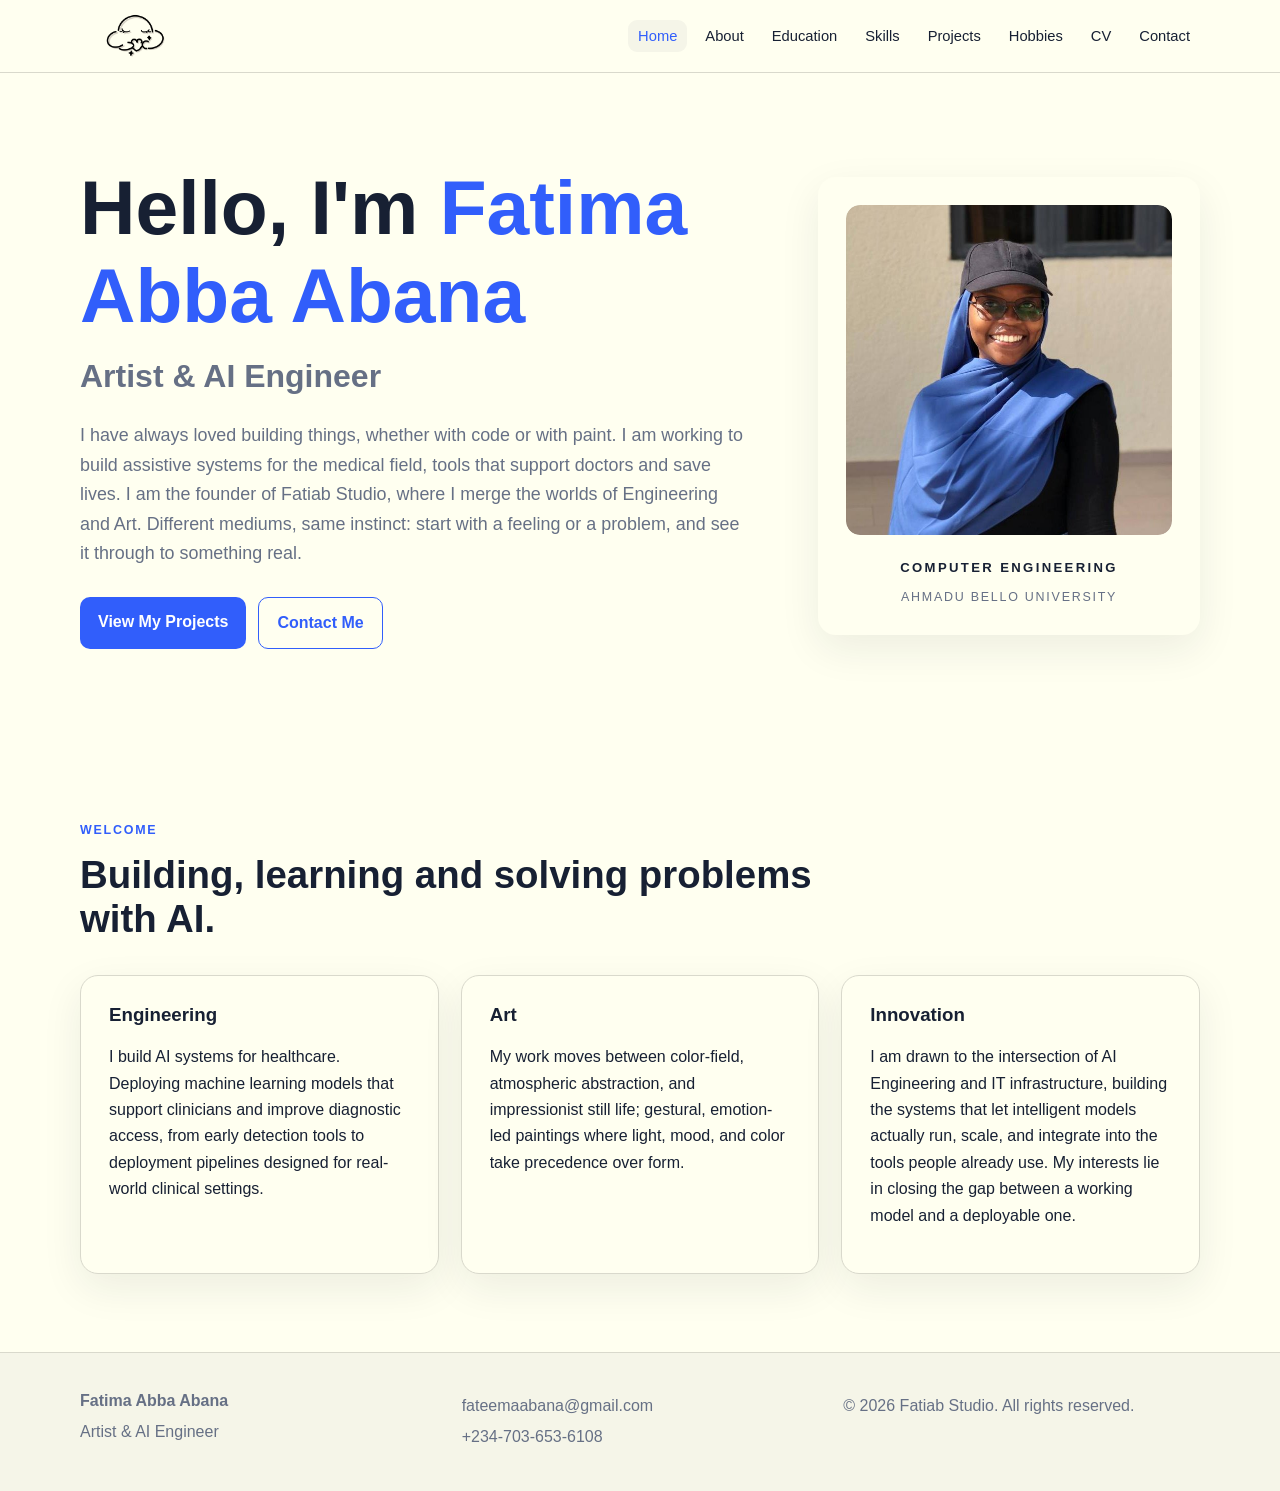
<file: U19CO1064 Portfolio/index.html>
<!DOCTYPE html>
<html lang="en">
<head>
  <meta charset="UTF-8">
  <meta name="viewport" content="width=device-width, initial-scale=1.0">

  <meta
    name="description"
    content="Fatima Abba Abana - Artist and AI Engineer personal portfolio."
  >

  <title>Fatima Abba Abana | Artist & AI Engineer</title>

  <link rel="stylesheet" href="assets/css/style.css">

  <script type="application/ld+json">
  {
    "@context": "https://schema.org",
    "@type": "Person",
    "name": "Fatima Abba Abana",
    "jobTitle": "Artist & AI Engineer",
    "email": "mailto:fateemaabana@gmail.com",
    "telephone": "+234-703-653-6108",
    "url": "index.html"
  }
  </script>
</head>

<body>

<header class="site-header">

  <div class="container nav-wrap">

    <a class="logo" href="index.html">
      <img
        src="assets/images/Clean Elegant Typography Brand Logo(1).png"
        alt="Fatiab Studio Logo"
      >
    </a>

    <nav aria-label="Main navigation">
      <ul class="nav-list">

        <li>
          <a class="active" href="index.html">Home</a>
        </li>

        <li>
          <a href="about.html">About</a>
        </li>

        <li>
          <a href="education.html">Education</a>
        </li>

        <li>
          <a href="skills.html">Skills</a>
        </li>

        <li>
          <a href="projects.html">Projects</a>
        </li>

        <li>
          <a href="hobbies.html">Hobbies</a>
        </li>

        <li>
          <a href="cv.html">CV</a>
        </li>

        <li>
          <a href="contact.html">Contact</a>
        </li>

      </ul>
    </nav>

  </div>

</header>


<main>

  <!-- =========================
       HERO SECTION
       ========================= -->

  <section class="hero">

    <div class="container hero-grid">

      <div class="hero-content">

        
        <h1>
          Hello, I'm
          <span>Fatima Abba Abana</span>
        </h1>

        <h2>Artist & AI Engineer</h2>

        <p class="lead">
          I have always loved building things, whether with code or with
          paint. I am working to build assistive systems for the medical
          field, tools that support doctors and save lives. I am the founder
          of Fatiab Studio, where I merge the worlds of Engineering and Art.
          Different mediums, same instinct: start with a feeling or a problem,
          and see it through to something real.
        </p>

        <div class="button-row">

          <a class="button" href="projects.html">
            View My Projects
          </a>

          <a class="button button-outline" href="contact.html">
            Contact Me
          </a>

        </div>

      </div>


      <!-- =========================
           PROFILE CARD
           ========================= -->

      <div class="profile-card">

        <div class="profile-photo">

          <img
            src="assets/images/Blue.jpg"
            alt="Portrait of Fatima Abba Abana"
          >

        </div>


        <div class="profile-meta">

          <p class="profile-program">
            COMPUTER ENGINEERING
          </p>

          <p class="profile-university">
            AHMADU BELLO UNIVERSITY
          </p>

        </div>

      </div>

    </div>

  </section>


  <!-- =========================
       WELCOME SECTION
       ========================= -->

  <section class="section">

    <div class="container">

      <div class="section-heading">

        <p class="eyebrow">WELCOME</p>

        <h2>
          Building, learning and solving problems with AI.
        </h2>

      </div>


      <div class="cards three">


        <!-- ENGINEERING -->

        <article class="card">

          <h3>Engineering</h3>

          <p>
            I build AI systems for healthcare. Deploying machine learning
            models that support clinicians and improve diagnostic access,
            from early detection tools to deployment pipelines designed for
            real-world clinical settings.
          </p>

        </article>


        <!-- ART -->

        <article class="card">

          <h3>Art</h3>

          <p>
            My work moves between color-field, atmospheric abstraction,
            and impressionist still life; gestural, emotion-led paintings
            where light, mood, and color take precedence over form.
          </p>

        </article>


        <!-- INNOVATION -->

        <article class="card">

          <h3>Innovation</h3>

          <p>
            I am drawn to the intersection of AI Engineering and IT
            infrastructure, building the systems that let intelligent models
            actually run, scale, and integrate into the tools people already
            use. My interests lie in closing the gap between a working model
            and a deployable one.
          </p>

        </article>

      </div>

    </div>

  </section>

</main>


<!-- =========================
     FOOTER
     ========================= -->

<footer class="site-footer">

  <div class="container footer-grid">

    <div>
      <strong>Fatima Abba Abana</strong>
      <p>Artist & AI Engineer</p>
    </div>

    <div>
      <p>fateemaabana@gmail.com</p>
      <p>+234-703-653-6108</p>
    </div>

    <div>
      <p>
        &copy; 2026 Fatiab Studio. All rights reserved.
      </p>
    </div>

  </div>

</footer>

</body>
</html>
</file>
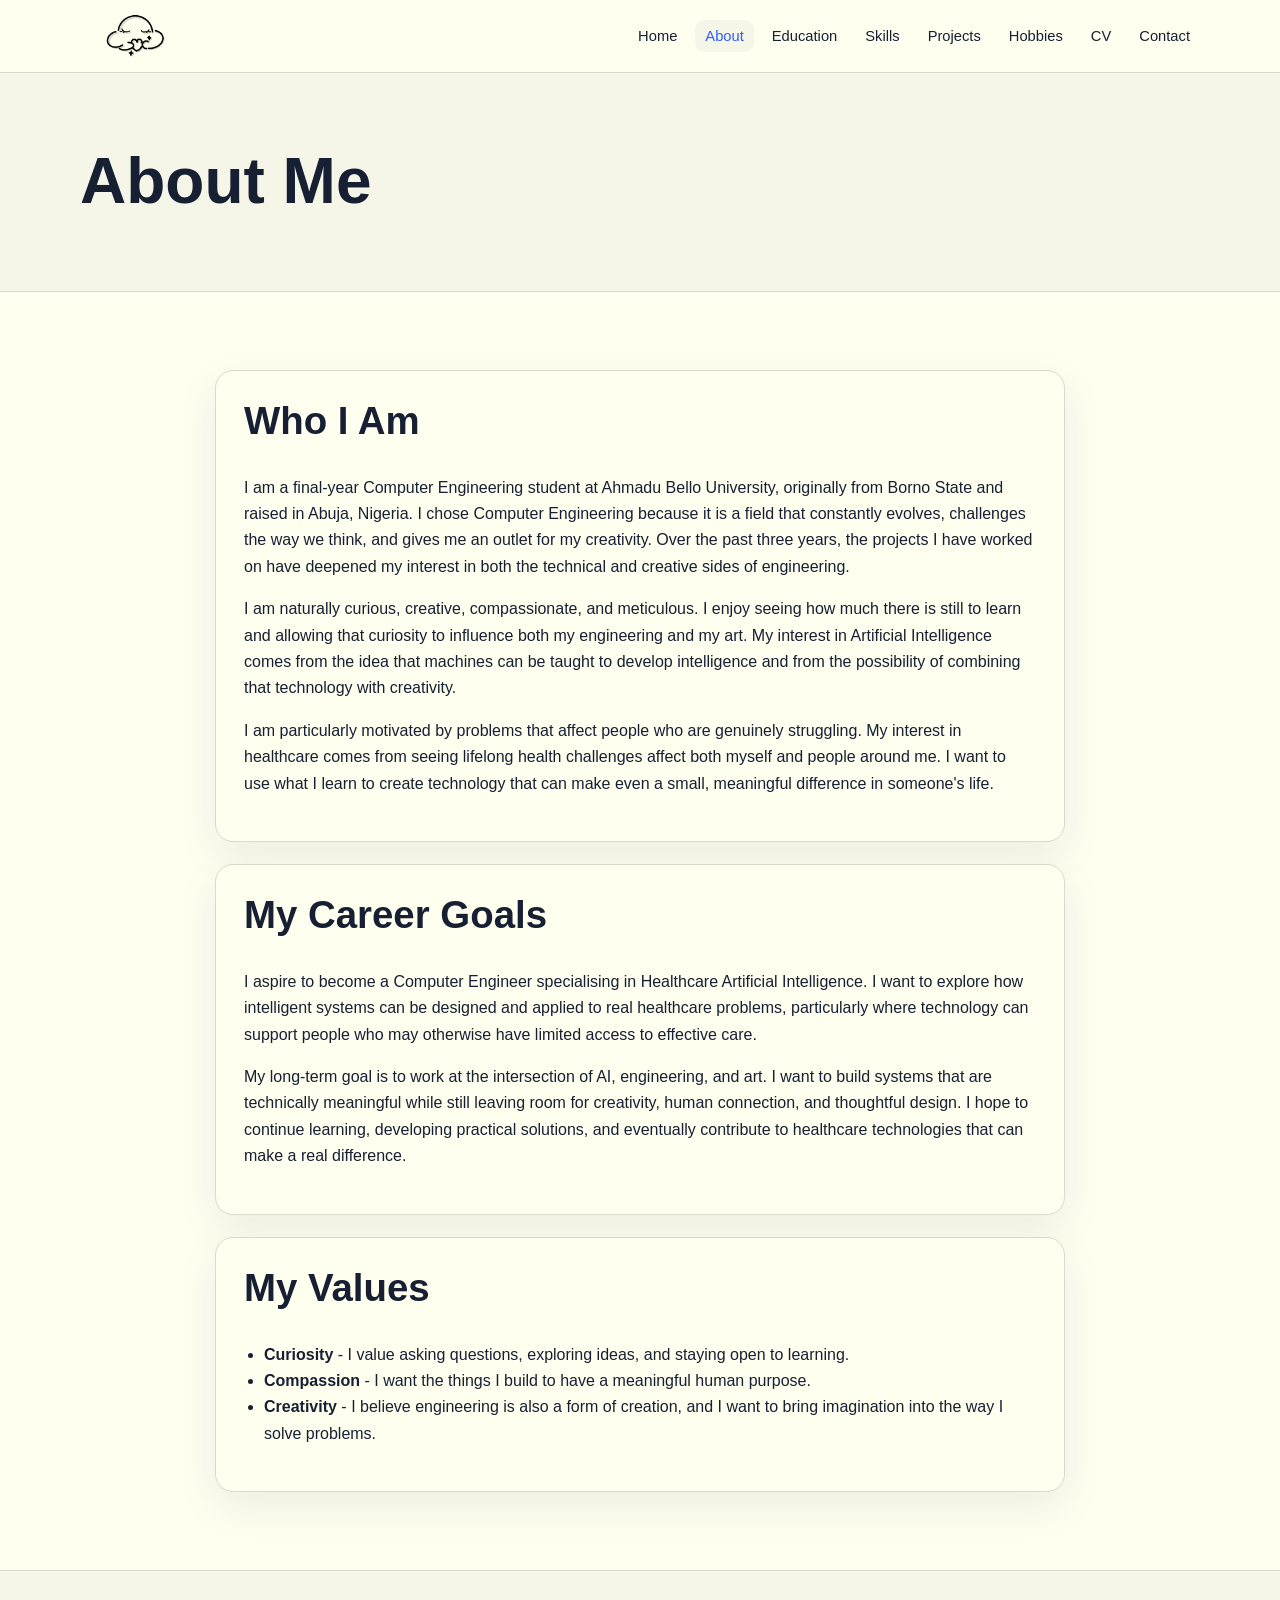
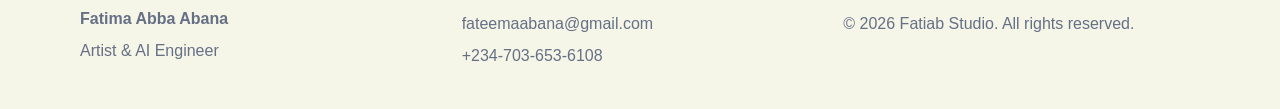
<file: U19CO1064 Portfolio/about.html>
<!DOCTYPE html>
<html lang="en">
<head>
  <meta charset="UTF-8">
  <meta name="viewport" content="width=device-width, initial-scale=1.0">
  <meta name="description" content="[YOUR NAME] - About Me.">
  <title> Fatiab Studio| About Me</title>
  <link rel="stylesheet" href="assets/css/style.css">
  <script type="application/ld+json">{
  "@context": "https://schema.org",
  "@type": "Person",
  "name": "About Me",
  "url": "about.html"
}</script>
</head>
<body>
<header class="site-header">
  <div class="container nav-wrap">
    <a class="logo" href="index.html">
      <img
        src="assets/images/Clean Elegant Typography Brand Logo(1).png"
        alt="Fatiab Studio Logo"
      >
    </a>
    <nav aria-label="Main navigation">
      <ul class="nav-list">

        <li>
          <a  href="index.html">Home</a>
        </li>

        <li>
          <a class="active" href="about.html">About</a>
        </li>

        <li>
          <a href="education.html">Education</a>
        </li>

        <li>
          <a href="skills.html">Skills</a>
        </li>

        <li>
          <a href="projects.html">Projects</a>
        </li>

        <li>
          <a href="hobbies.html">Hobbies</a>
        </li>

        <li>
          <a href="cv.html">CV</a>
        </li>

        <li>
          <a href="contact.html">Contact</a>
        </li>

      </ul>
    </nav>
  </div>
</header>
<main>
<section class="page-hero"><div class="container"><h1>About Me</h1></div></section>
<section class="section"><div class="container content-narrow">
<article class="card">
  <h2>Who I Am</h2>
  <p>
    I am a final-year Computer Engineering student at Ahmadu Bello University,
    originally from Borno State and raised in Abuja, Nigeria. I chose Computer
    Engineering because it is a field that constantly evolves, challenges the
    way we think, and gives me an outlet for my creativity. Over the past three
    years, the projects I have worked on have deepened my interest in both the
    technical and creative sides of engineering.
  </p>
  <p>
    I am naturally curious, creative, compassionate, and meticulous. I enjoy
    seeing how much there is still to learn and allowing that curiosity to
    influence both my engineering and my art. My interest in Artificial
    Intelligence comes from the idea that machines can be taught to develop
    intelligence and from the possibility of combining that technology with
    creativity.
  </p>
  <p>
    I am particularly motivated by problems that affect people who are
    genuinely struggling. My interest in healthcare comes from seeing
    lifelong health challenges affect both myself and people around me. I want
    to use what I learn to create technology that can make even a small,
    meaningful difference in someone's life.
  </p>
</article>


<article class="card">
  <h2>My Career Goals</h2>
  <p>
    I aspire to become a Computer Engineer specialising in Healthcare
    Artificial Intelligence. I want to explore how intelligent systems can be
    designed and applied to real healthcare problems, particularly where
    technology can support people who may otherwise have limited access to
    effective care.
  </p>
  <p>
    My long-term goal is to work at the intersection of AI, engineering, and
    art. I want to build systems that are technically meaningful while still
    leaving room for creativity, human connection, and thoughtful design. I
    hope to continue learning, developing practical solutions, and eventually
    contribute to healthcare technologies that can make a real difference.
  </p>
</article>


<article class="card">
  <h2>My Values</h2>

  <ul class="clean-list">
    <li><strong>Curiosity</strong> - I value asking questions, exploring ideas, and staying open to learning.</li>
    <li><strong>Compassion</strong> - I want the things I build to have a meaningful human purpose.</li>
    <li><strong>Creativity</strong> - I believe engineering is also a form of creation, and I want to bring imagination into the way I solve problems.</li>
  </ul>
</article>
</div></section>
</main>
<footer class="site-footer"><div class="container footer-grid">
<div><strong>Fatima Abba Abana</strong><p>Artist & AI Engineer</p></div>
<div><p>fateemaabana@gmail.com</p><p>+234-703-653-6108</p></div>
<div><p>&copy; 2026 Fatiab Studio. All rights reserved.</p></div>
</div></footer>
</body>
</html>
</file>
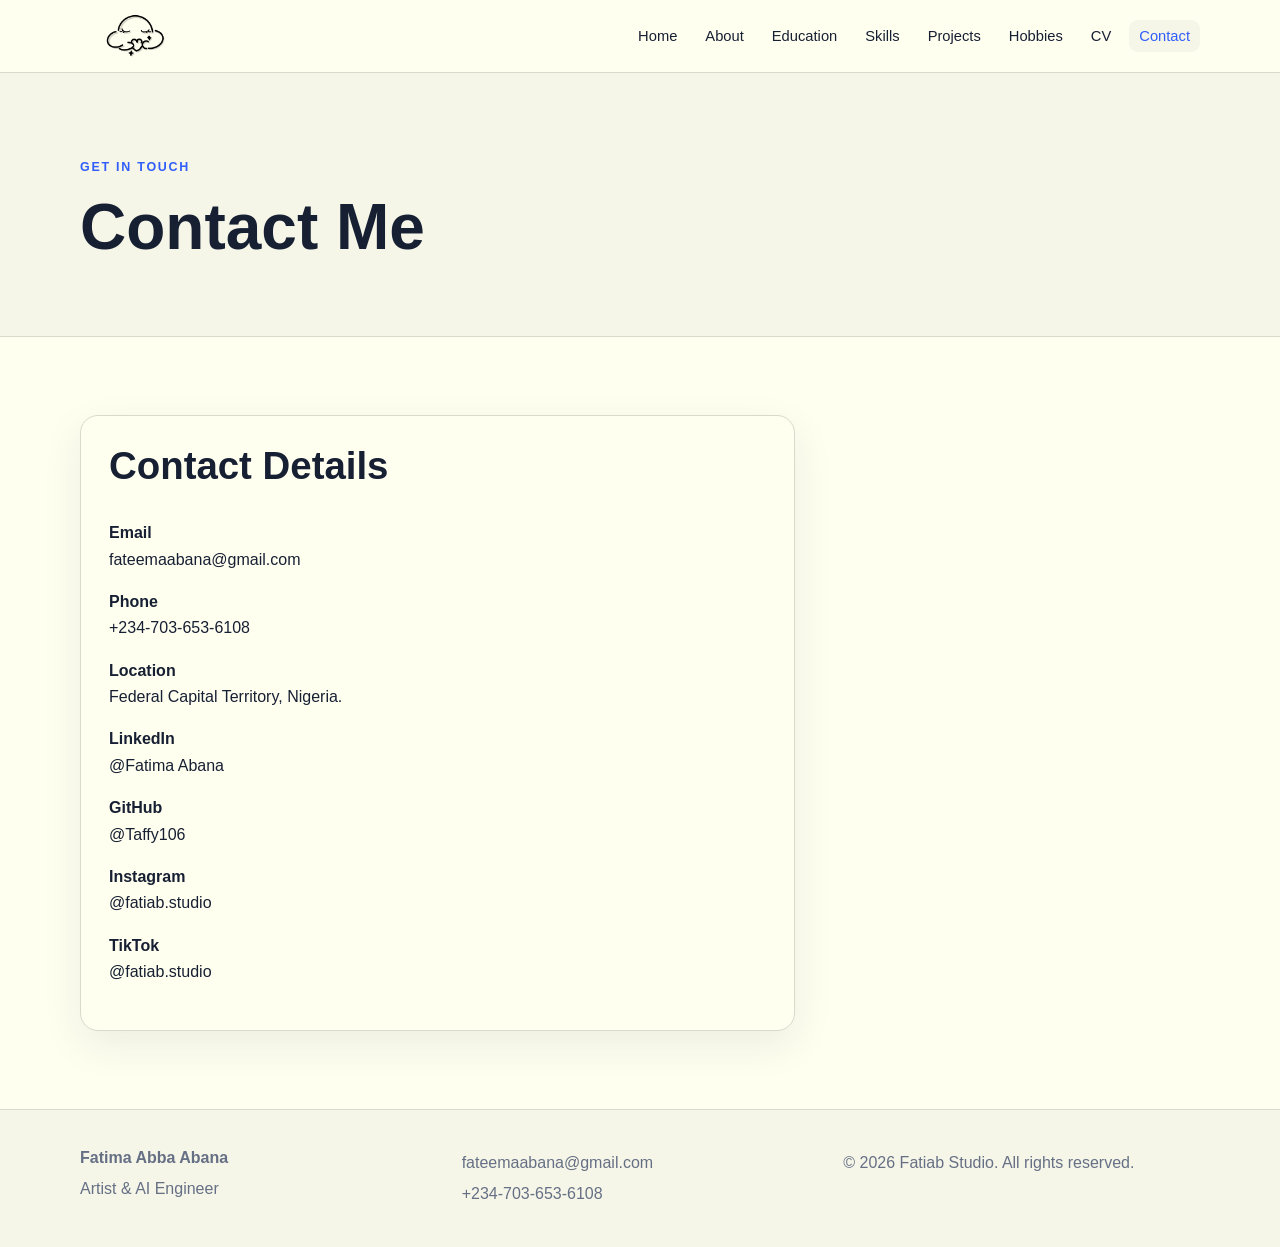
<file: U19CO1064 Portfolio/contact.html>
<!DOCTYPE html>
<html lang="en">
<head>
  <meta charset="UTF-8">
  <meta name="viewport" content="width=device-width, initial-scale=1.0">
  <meta name="description" content="Fatima Abba Abana - Contact Me.">
  <title>Fatima Abba Abana | Contact Me</title>
  <link rel="stylesheet" href="assets/css/style.css">

  <script type="application/ld+json">
  {
    "@context": "https://schema.org",
    "@type": "WebPage",
    "name": "Contact Me",
    "url": "contact.html"
  }
  </script>
</head>

<body>

<header class="site-header">
  <div class="container nav-wrap">

    <a class="logo" href="index.html">
      <img
        src="assets/images/Clean Elegant Typography Brand Logo(1).png"
        alt="Fatiab Studio Logo"
      >
    </a>

    <nav aria-label="Main navigation">
      <ul class="nav-list">

        <li>
          <a href="index.html">Home</a>
        </li>

        <li>
          <a href="about.html">About</a>
        </li>

        <li>
          <a href="education.html">Education</a>
        </li>

        <li>
          <a href="skills.html">Skills</a>
        </li>

        <li>
          <a href="projects.html">Projects</a>
        </li>

        <li>
          <a href="hobbies.html">Hobbies</a>
        </li>

        <li>
          <a href="cv.html">CV</a>
        </li>

        <li>
          <a class="active" href="contact.html">Contact</a>
        </li>

      </ul>
    </nav>

  </div>
</header>

<main>

  <section class="page-hero">
    <div class="container">
      <p class="eyebrow">GET IN TOUCH</p>
      <h1>Contact Me</h1>
    </div>
  </section>

  <section class="section">
    <div class="container contact-grid">

      <article class="card">
        <h2>Contact Details</h2>

        <p>
          <strong>Email</strong><br>
          fateemaabana@gmail.com
        </p>

        <p>
          <strong>Phone</strong><br>
          +234-703-653-6108
        </p>

        <p>
          <strong>Location</strong><br>
          Federal Capital Territory, Nigeria.
        </p>

        <p>
          <strong>LinkedIn</strong><br>
          @Fatima Abana
        </p>

        <p>
          <strong>GitHub</strong><br>
          @Taffy106
        </p>

        <p>
          <strong>Instagram</strong><br>
          @fatiab.studio
        </p>

        <p>
          <strong>TikTok</strong><br>
          @fatiab.studio
        </p>

      </article>

    </div>
  </section>

</main>

<footer class="site-footer">

  <div class="container footer-grid">

    <div>
      <strong>Fatima Abba Abana</strong>
      <p>Artist & AI Engineer</p>
    </div>

    <div>
      <p>fateemaabana@gmail.com</p>
      <p>+234-703-653-6108</p>
    </div>

    <div>
      <p>&copy; 2026 Fatiab Studio. All rights reserved.</p>
    </div>

  </div>

</footer>

</body>
</html>
</file>
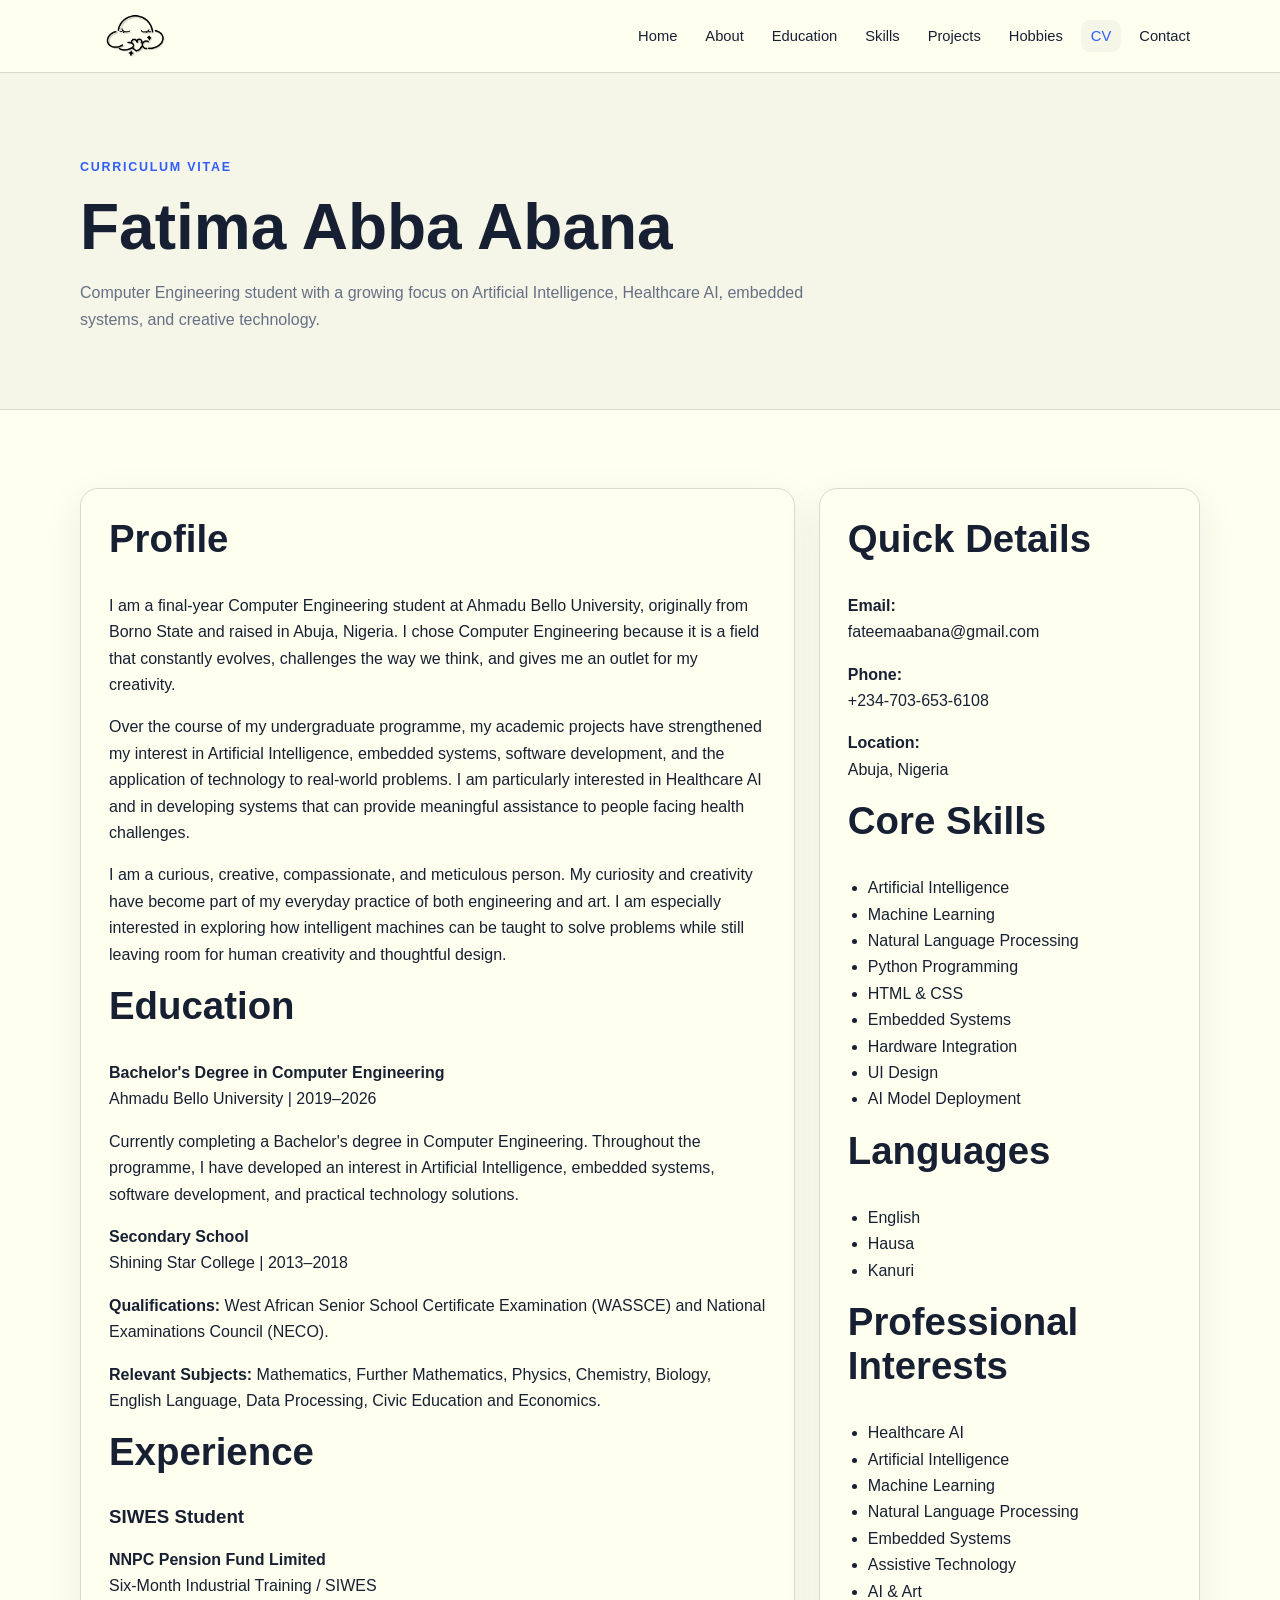
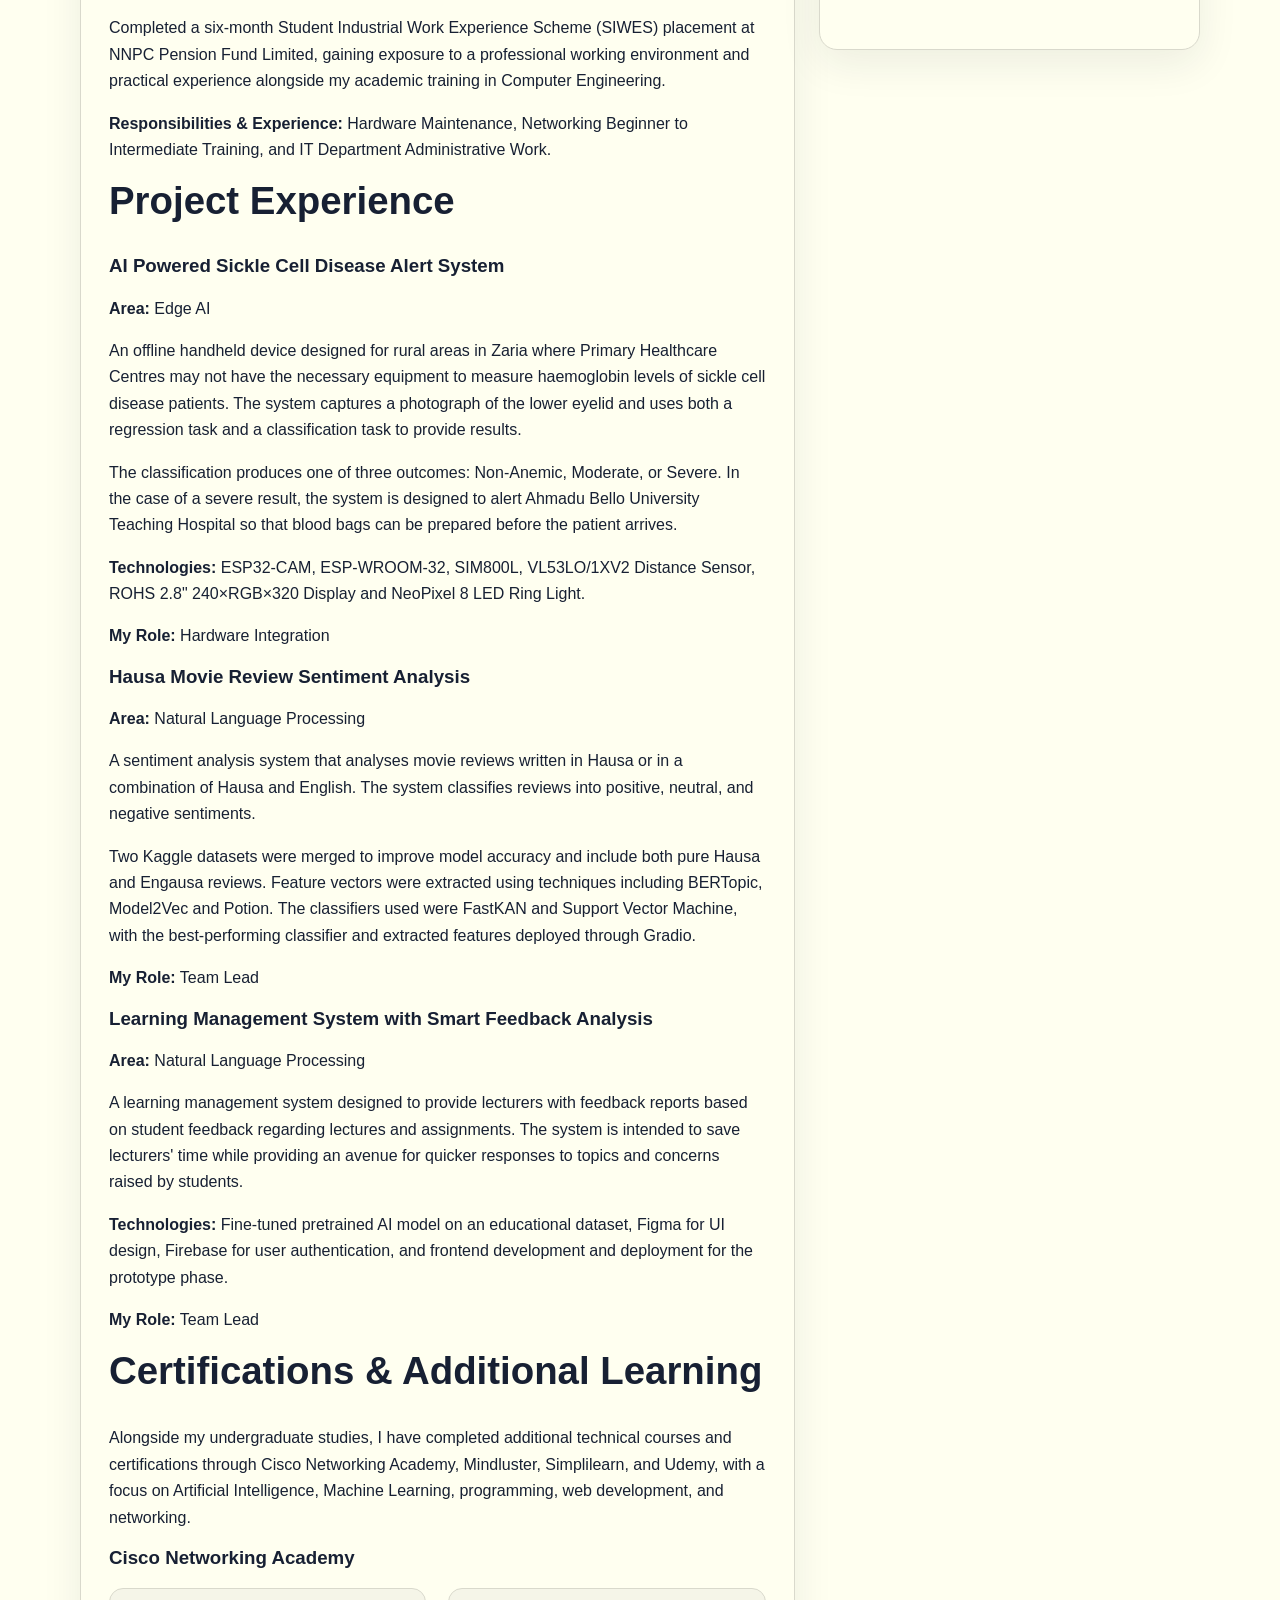
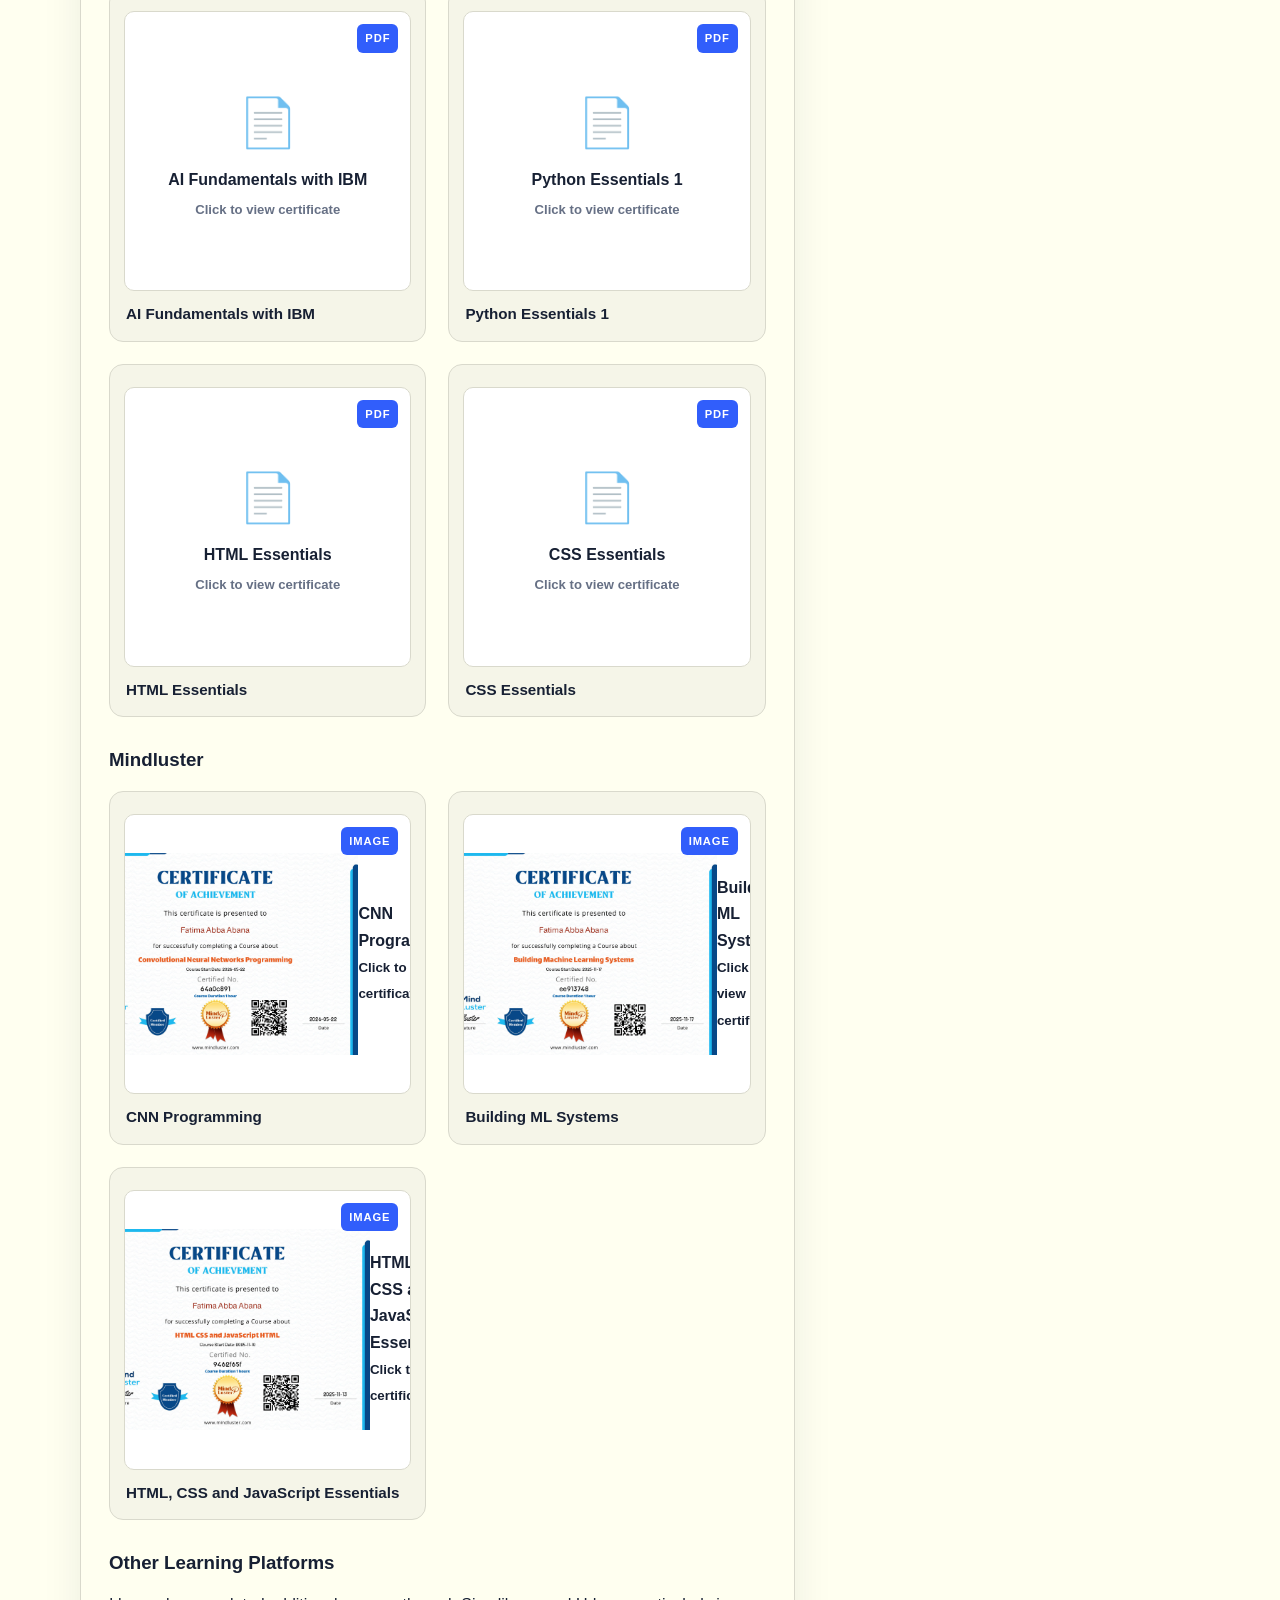
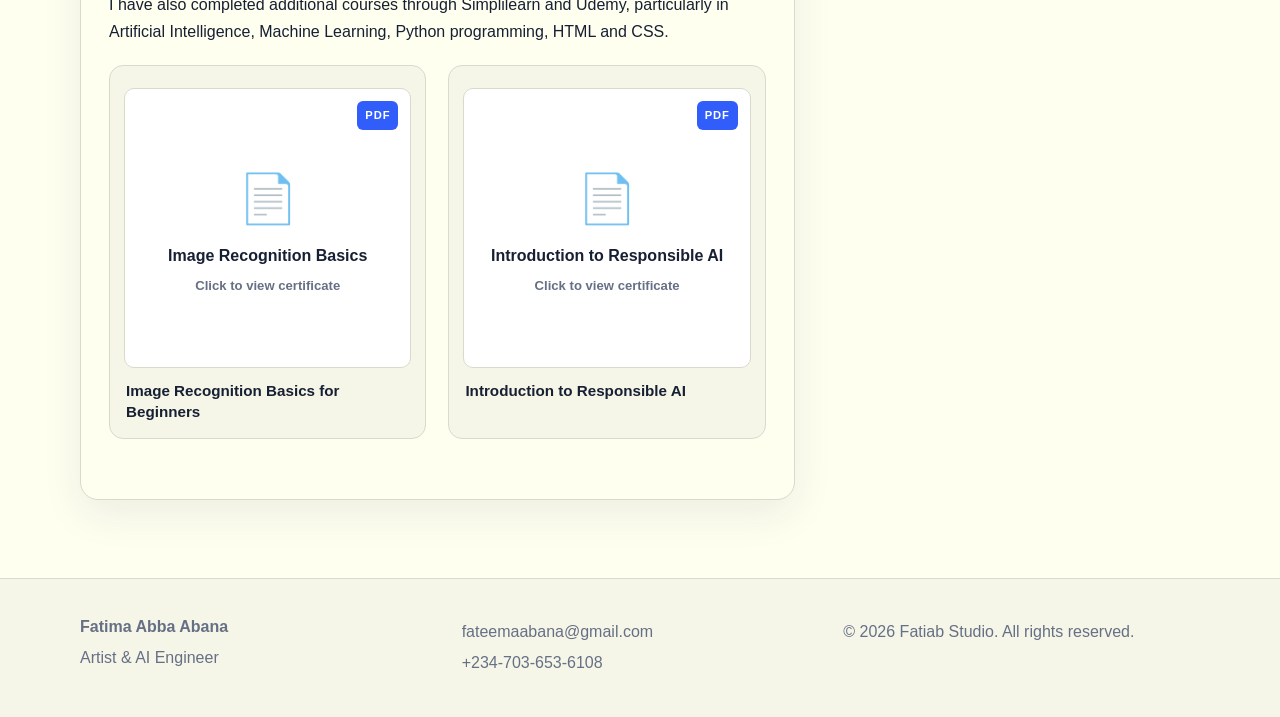
<file: U19CO1064 Portfolio/cv.html>
<!DOCTYPE html>
<html lang="en">
<head>
  <meta charset="UTF-8">
  <meta name="viewport" content="width=device-width, initial-scale=1.0">

  <meta
    name="description"
    content="Fatima Abba Abana - Curriculum Vitae, Computer Engineering student and aspiring Healthcare AI Engineer."
  >

  <title>Fatima Abba Abana | Curriculum Vitae</title>

  <link rel="stylesheet" href="assets/css/style.css">

  <script type="application/ld+json">
  {
    "@context": "https://schema.org",
    "@type": "Person",
    "name": "Fatima Abba Abana",
    "jobTitle": "Computer Engineering Student & Aspiring Healthcare AI Engineer",
    "email": "mailto:fateemaabana@gmail.com",
    "telephone": "+234-703-653-6108",
    "address": {
      "@type": "PostalAddress",
      "addressLocality": "Abuja",
      "addressCountry": "Nigeria"
    }
  }
  </script>
</head>

<body>

<header class="site-header">
  <div class="container nav-wrap">

    <a class="logo" href="index.html">
      <img
        src="assets/images/Clean Elegant Typography Brand Logo(1).png"
        alt="Fatiab Studio Logo"
      >
    </a>

    <nav aria-label="Main navigation">
      <ul class="nav-list">

        <li>
          <a href="index.html">Home</a>
        </li>

        <li>
          <a href="about.html">About</a>
        </li>

        <li>
          <a href="education.html">Education</a>
        </li>

        <li>
          <a href="skills.html">Skills</a>
        </li>

        <li>
          <a href="projects.html">Projects</a>
        </li>

        <li>
          <a href="hobbies.html">Hobbies</a>
        </li>

        <li>
          <a class="active" href="cv.html">CV</a>
        </li>

        <li>
          <a href="contact.html">Contact</a>
        </li>

      </ul>
    </nav>

  </div>
</header>


<main>

  <!-- =========================================
       PAGE INTRODUCTION
       ========================================= -->

  <section class="page-hero">

    <div class="container">

      <p class="eyebrow">CURRICULUM VITAE</p>

      <h1>Fatima Abba Abana</h1>

      <p>
        Computer Engineering student with a growing focus on Artificial
        Intelligence, Healthcare AI, embedded systems, and creative technology.
      </p>

    </div>

  </section>


  <!-- =========================================
       CV CONTENT
       ========================================= -->

  <section class="section">

    <div class="container cv-layout">


      <!-- =====================================
           MAIN CV COLUMN
           ===================================== -->

      <article class="card">


        <!-- PROFILE -->

        <h2>Profile</h2>

        <p>
          I am a final-year Computer Engineering student at Ahmadu Bello
          University, originally from Borno State and raised in Abuja, Nigeria.
          I chose Computer Engineering because it is a field that constantly
          evolves, challenges the way we think, and gives me an outlet for my
          creativity.
        </p>

        <p>
          Over the course of my undergraduate programme, my academic projects
          have strengthened my interest in Artificial Intelligence, embedded
          systems, software development, and the application of technology to
          real-world problems. I am particularly interested in Healthcare AI
          and in developing systems that can provide meaningful assistance to
          people facing health challenges.
        </p>

        <p>
          I am a curious, creative, compassionate, and meticulous person.
          My curiosity and creativity have become part of my everyday practice
          of both engineering and art. I am especially interested in exploring
          how intelligent machines can be taught to solve problems while still
          leaving room for human creativity and thoughtful design.
        </p>


        <!-- =====================================
             EDUCATION
             ===================================== -->

        <h2>Education</h2>

        <p>
          <strong>Bachelor's Degree in Computer Engineering</strong>
          <br>
          Ahmadu Bello University | 2019–2026
        </p>

        <p>
          Currently completing a Bachelor's degree in Computer Engineering.
          Throughout the programme, I have developed an interest in Artificial
          Intelligence, embedded systems, software development, and practical
          technology solutions.
        </p>

        <p>
          <strong>Secondary School</strong>
          <br>
          Shining Star College | 2013–2018
        </p>

        <p>
          <strong>Qualifications:</strong>
          West African Senior School Certificate Examination (WASSCE) and
          National Examinations Council (NECO).
        </p>

        <p>
          <strong>Relevant Subjects:</strong>
          Mathematics, Further Mathematics, Physics, Chemistry, Biology,
          English Language, Data Processing, Civic Education and Economics.
        </p>


        <!-- =====================================
             EXPERIENCE
             ===================================== -->

        <h2>Experience</h2>

        <h3>SIWES Student</h3>

        <p>
          <strong>NNPC Pension Fund Limited</strong>
          <br>
          Six-Month Industrial Training / SIWES
        </p>

        <p>
          Completed a six-month Student Industrial Work Experience Scheme
          (SIWES) placement at NNPC Pension Fund Limited, gaining exposure
          to a professional working environment and practical experience
          alongside my academic training in Computer Engineering.
        </p>

        <p>
          <strong>Responsibilities &amp; Experience:</strong>
          Hardware Maintenance, Networking Beginner to Intermediate Training,
          and IT Department Administrative Work.
        </p>


        <!-- =====================================
             PROJECT EXPERIENCE
             ===================================== -->

        <h2>Project Experience</h2>


        <!-- SICKLE CELL PROJECT -->

        <h3>AI Powered Sickle Cell Disease Alert System</h3>

        <p>
          <strong>Area:</strong> Edge AI
        </p>

        <p>
          An offline handheld device designed for rural areas in Zaria where
          Primary Healthcare Centres may not have the necessary equipment to
          measure haemoglobin levels of sickle cell disease patients. The
          system captures a photograph of the lower eyelid and uses both a
          regression task and a classification task to provide results.
        </p>

        <p>
          The classification produces one of three outcomes:
          Non-Anemic, Moderate, or Severe. In the case of a severe result,
          the system is designed to alert Ahmadu Bello University Teaching
          Hospital so that blood bags can be prepared before the patient
          arrives.
        </p>

        <p>
          <strong>Technologies:</strong>
          ESP32-CAM, ESP-WROOM-32, SIM800L, VL53LO/1XV2 Distance Sensor,
          ROHS 2.8&quot; 240×RGB×320 Display and NeoPixel 8 LED Ring Light.
        </p>

        <p>
          <strong>My Role:</strong>
          Hardware Integration
        </p>


        <!-- HAUSA NLP PROJECT -->

        <h3>Hausa Movie Review Sentiment Analysis</h3>

        <p>
          <strong>Area:</strong> Natural Language Processing
        </p>

        <p>
          A sentiment analysis system that analyses movie reviews written in
          Hausa or in a combination of Hausa and English. The system classifies
          reviews into positive, neutral, and negative sentiments.
        </p>

        <p>
          Two Kaggle datasets were merged to improve model accuracy and include
          both pure Hausa and Engausa reviews. Feature vectors were extracted
          using techniques including BERTopic, Model2Vec and Potion. The
          classifiers used were FastKAN and Support Vector Machine, with the
          best-performing classifier and extracted features deployed through
          Gradio.
        </p>

        <p>
          <strong>My Role:</strong>
          Team Lead
        </p>


        <!-- LMS PROJECT -->

        <h3>Learning Management System with Smart Feedback Analysis</h3>

        <p>
          <strong>Area:</strong> Natural Language Processing
        </p>

        <p>
          A learning management system designed to provide lecturers with
          feedback reports based on student feedback regarding lectures and
          assignments. The system is intended to save lecturers' time while
          providing an avenue for quicker responses to topics and concerns
          raised by students.
        </p>

        <p>
          <strong>Technologies:</strong>
          Fine-tuned pretrained AI model on an educational dataset, Figma
          for UI design, Firebase for user authentication, and frontend
          development and deployment for the prototype phase.
        </p>

        <p>
          <strong>My Role:</strong>
          Team Lead
        </p>


        <!-- =====================================
             CERTIFICATIONS
             ===================================== -->

        <h2>Certifications &amp; Additional Learning</h2>

        <p>
          Alongside my undergraduate studies, I have completed additional
          technical courses and certifications through Cisco Networking
          Academy, Mindluster, Simplilearn, and Udemy, with a focus on
          Artificial Intelligence, Machine Learning, programming, web
          development, and networking.
        </p>


        <!-- =====================================
             CISCO NETWORKING ACADEMY
             ===================================== -->

        <h3>Cisco Networking Academy</h3>

        <div class="certificate-list">


          <!-- AI FUNDAMENTALS -->

          <div class="certificate-item">

            <input
              type="checkbox"
              id="cert-ai-ibm"
              class="certificate-toggle"
            >

            <label
              for="cert-ai-ibm"
              class="certificate-preview"
              title="Click to preview certificate"
            >

              <div class="certificate-image certificate-pdf-preview">

                <span class="pdf-badge">PDF</span>

                <div class="certificate-preview-content">

                  <span class="certificate-icon">📄</span>

                  <strong>
                    AI Fundamentals with IBM
                  </strong>

                  <small>
                    Click to view certificate
                  </small>

                </div>

              </div>

            </label>


            <div class="certificate-modal">

              <label
                for="cert-ai-ibm"
                class="certificate-modal-overlay"
              ></label>

              <div class="certificate-modal-content">

                <div class="certificate-modal-header">

                  <h4>
                    AI Fundamentals with IBM
                  </h4>

                  <label
                    for="cert-ai-ibm"
                    class="certificate-close"
                  >
                    &times;
                  </label>

                </div>

                <iframe
                  src="assets/images/ai%20ibm.pdf"
                  title="AI Fundamentals with IBM Certificate"
                ></iframe>

                <a
                  href="assets/images/ai%20ibm.pdf"
                  target="_blank"
                  class="certificate-open-pdf"
                >
                  Open PDF in New Tab
                </a>

              </div>

            </div>

            <h4>
              AI Fundamentals with IBM
            </h4>

          </div>


          <!-- PYTHON ESSENTIALS -->

          <div class="certificate-item">

            <input
              type="checkbox"
              id="cert-python"
              class="certificate-toggle"
            >

            <label
              for="cert-python"
              class="certificate-preview"
              title="Click to preview certificate"
            >

              <div class="certificate-image certificate-pdf-preview">

                <span class="pdf-badge">PDF</span>

                <div class="certificate-preview-content">

                  <span class="certificate-icon">📄</span>

                  <strong>
                    Python Essentials 1
                  </strong>

                  <small>
                    Click to view certificate
                  </small>

                </div>

              </div>

            </label>


            <div class="certificate-modal">

              <label
                for="cert-python"
                class="certificate-modal-overlay"
              ></label>

              <div class="certificate-modal-content">

                <div class="certificate-modal-header">

                  <h4>
                    Python Essentials 1
                  </h4>

                  <label
                    for="cert-python"
                    class="certificate-close"
                  >
                    &times;
                  </label>

                </div>

                <iframe
                  src="assets/images/python1.pdf"
                  title="Python Essentials 1 Certificate"
                ></iframe>

                <a
                  href="assets/images/python1.pdf"
                  target="_blank"
                  class="certificate-open-pdf"
                >
                  Open PDF in New Tab
                </a>

              </div>

            </div>

            <h4>
              Python Essentials 1
            </h4>

          </div>


          <!-- HTML ESSENTIALS -->

          <div class="certificate-item">

            <input
              type="checkbox"
              id="cert-html"
              class="certificate-toggle"
            >

            <label
              for="cert-html"
              class="certificate-preview"
              title="Click to preview certificate"
            >

              <div class="certificate-image certificate-pdf-preview">

                <span class="pdf-badge">PDF</span>

                <div class="certificate-preview-content">

                  <span class="certificate-icon">📄</span>

                  <strong>
                    HTML Essentials
                  </strong>

                  <small>
                    Click to view certificate
                  </small>

                </div>

              </div>

            </label>


            <div class="certificate-modal">

              <label
                for="cert-html"
                class="certificate-modal-overlay"
              ></label>

              <div class="certificate-modal-content">

                <div class="certificate-modal-header">

                  <h4>
                    HTML Essentials
                  </h4>

                  <label
                    for="cert-html"
                    class="certificate-close"
                  >
                    &times;
                  </label>

                </div>

                <iframe
                  src="assets/images/HTML_Essentials_certificate_fateemaabana-gmail-com_64c302a0-49fa-49ec-984f-12c4607be125.pdf"
                  title="HTML Essentials Certificate"
                ></iframe>

                <a
                  href="assets/images/HTML_Essentials_certificate_fateemaabana-gmail-com_64c302a0-49fa-49ec-984f-12c4607be125.pdf"
                  target="_blank"
                  class="certificate-open-pdf"
                >
                  Open PDF in New Tab
                </a>

              </div>

            </div>

            <h4>
              HTML Essentials
            </h4>

          </div>


          <!-- CSS ESSENTIALS -->

          <div class="certificate-item">

            <input
              type="checkbox"
              id="cert-css"
              class="certificate-toggle"
            >

            <label
              for="cert-css"
              class="certificate-preview"
              title="Click to preview certificate"
            >

              <div class="certificate-image certificate-pdf-preview">

                <span class="pdf-badge">PDF</span>

                <div class="certificate-preview-content">

                  <span class="certificate-icon">📄</span>

                  <strong>
                    CSS Essentials
                  </strong>

                  <small>
                    Click to view certificate
                  </small>

                </div>

              </div>

            </label>


            <div class="certificate-modal">

              <label
                for="cert-css"
                class="certificate-modal-overlay"
              ></label>

              <div class="certificate-modal-content">

                <div class="certificate-modal-header">

                  <h4>
                    CSS Essentials
                  </h4>

                  <label
                    for="cert-css"
                    class="certificate-close"
                  >
                    &times;
                  </label>

                </div>

                <iframe
                  src="assets/images/CSS_Essentials_certificate_fateemaabana-gmail-com_e97fc437-42db-477a-9035-f26eea3c3509.pdf"
                  title="CSS Essentials Certificate"
                ></iframe>

                <a
                  href="assets/images/CSS_Essentials_certificate_fateemaabana-gmail-com_e97fc437-42db-477a-9035-f26eea3c3509.pdf"
                  target="_blank"
                  class="certificate-open-pdf"
                >
                  Open PDF in New Tab
                </a>

              </div>

            </div>

            <h4>
              CSS Essentials
            </h4>

          </div>

        </div>


        <!-- =====================================
     MINDLUSTER
     ===================================== -->

<h3>Mindluster</h3>

<div class="certificate-list">


  <!-- CNN PROGRAMMING -->

  <div class="certificate-item">

    <input
      type="checkbox"
      id="cert-cnn"
      class="certificate-toggle"
    >

    <label
      for="cert-cnn"
      class="certificate-preview"
      title="Click to preview certificate"
    >

      <div class="certificate-image certificate-pdf-preview">

        <span class="image-badge">IMAGE</span>

        <img
          src="assets/images/cnn.jpeg"
          alt="CNN Programming Certificate"
        >

        <div class="certificate-image-overlay">
          <strong>CNN Programming</strong>
          <small>Click to view certificate</small>
        </div>

      </div>

    </label>


    <!-- IMAGE MODAL -->

    <div class="certificate-modal">

      <label
        for="cert-cnn"
        class="certificate-modal-overlay"
      ></label>

      <div class="certificate-modal-content image-modal-content">

        <div class="certificate-modal-header">

          <h4>
            CNN Programming
          </h4>

          <label
            for="cert-cnn"
            class="certificate-close"
          >
            &times;
          </label>

        </div>

        <div class="certificate-image-viewer">

          <img
            src="assets/images/cnn.jpeg"
            alt="CNN Programming Certificate"
          >

        </div>

      </div>

    </div>


    <h4>
      CNN Programming
    </h4>

  </div>



  <!-- BUILDING ML SYSTEMS -->

  <div class="certificate-item">

    <input
      type="checkbox"
      id="cert-ml-systems"
      class="certificate-toggle"
    >

    <label
      for="cert-ml-systems"
      class="certificate-preview"
      title="Click to preview certificate"
    >

      <div class="certificate-image certificate-pdf-preview">

        <span class="image-badge">IMAGE</span>

        <img
          src="assets/images/building ml systems.jpeg"
          alt="Building ML Systems Certificate"
        >

        <div class="certificate-image-overlay">

          <strong>
            Building ML Systems
          </strong>

          <small>
            Click to view certificate
          </small>

        </div>

      </div>

    </label>


    <!-- IMAGE MODAL -->

    <div class="certificate-modal">

      <label
        for="cert-ml-systems"
        class="certificate-modal-overlay"
      ></label>

      <div class="certificate-modal-content image-modal-content">

        <div class="certificate-modal-header">

          <h4>
            Building ML Systems
          </h4>

          <label
            for="cert-ml-systems"
            class="certificate-close"
          >
            &times;
          </label>

        </div>

        <div class="certificate-image-viewer">

          <img
            src="assets/images/building ml systems.jpeg"
            alt="Building ML Systems Certificate"
          >

        </div>

      </div>

    </div>


    <h4>
      Building ML Systems
    </h4>

  </div>



  <!-- HTML CSS JAVASCRIPT -->

  <div class="certificate-item">

    <input
      type="checkbox"
      id="cert-html-css-js"
      class="certificate-toggle"
    >

    <label
      for="cert-html-css-js"
      class="certificate-preview"
      title="Click to preview certificate"
    >

      <div class="certificate-image certificate-pdf-preview">

        <span class="image-badge">IMAGE</span>

        <img
          src="assets/images/html certif.jpeg"
          alt="HTML, CSS and JavaScript Essentials Certificate"
        >

        <div class="certificate-image-overlay">

          <strong>
            HTML, CSS and JavaScript Essentials
          </strong>

          <small>
            Click to view certificate
          </small>

        </div>

      </div>

    </label>


    <!-- IMAGE MODAL -->

    <div class="certificate-modal">

      <label
        for="cert-html-css-js"
        class="certificate-modal-overlay"
      ></label>

      <div class="certificate-modal-content image-modal-content">

        <div class="certificate-modal-header">

          <h4>
            HTML, CSS and JavaScript Essentials
          </h4>

          <label
            for="cert-html-css-js"
            class="certificate-close"
          >
            &times;
          </label>

        </div>

        <div class="certificate-image-viewer">

          <img
            src="assets/images/html certif.jpeg"
            alt="HTML, CSS and JavaScript Essentials Certificate"
          >

        </div>

      </div>

    </div>


    <h4>
      HTML, CSS and JavaScript Essentials
    </h4>

  </div>

</div>


        <!-- =====================================
             OTHER CERTIFICATIONS
             ===================================== -->

        <h3>Other Learning Platforms</h3>

        <p>
          I have also completed additional courses through Simplilearn and
          Udemy, particularly in Artificial Intelligence, Machine Learning,
          Python programming, HTML and CSS.
        </p>


        <div class="certificate-list">


          <!-- IMAGE RECOGNITION -->

          <div class="certificate-item">

            <input
              type="checkbox"
              id="cert-image-recognition"
              class="certificate-toggle"
            >

            <label
              for="cert-image-recognition"
              class="certificate-preview"
              title="Click to preview certificate"
            >

              <div class="certificate-image certificate-pdf-preview">

                <span class="pdf-badge">PDF</span>

                <div class="certificate-preview-content">

                  <span class="certificate-icon">📄</span>

                  <strong>
                    Image Recognition Basics
                  </strong>

                  <small>
                    Click to view certificate
                  </small>

                </div>

              </div>

            </label>


            <div class="certificate-modal">

              <label
                for="cert-image-recognition"
                class="certificate-modal-overlay"
              ></label>

              <div class="certificate-modal-content">

                <div class="certificate-modal-header">

                  <h4>
                    Image Recognition Basics for Beginners
                  </h4>

                  <label
                    for="cert-image-recognition"
                    class="certificate-close"
                  >
                    &times;
                  </label>

                </div>

                <iframe
                  src="assets/images/image%20recognition.pdf"
                  title="Image Recognition Basics for Beginners Certificate"
                ></iframe>

                <a
                  href="assets/images/image%20recognition.pdf"
                  target="_blank"
                  class="certificate-open-pdf"
                >
                  Open PDF in New Tab
                </a>

              </div>

            </div>

            <h4>
              Image Recognition Basics for Beginners
            </h4>

          </div>


          <!-- RESPONSIBLE AI -->

          <div class="certificate-item">

            <input
              type="checkbox"
              id="cert-responsible-ai"
              class="certificate-toggle"
            >

            <label
              for="cert-responsible-ai"
              class="certificate-preview"
              title="Click to preview certificate"
            >

              <div class="certificate-image certificate-pdf-preview">

                <span class="pdf-badge">PDF</span>

                <div class="certificate-preview-content">

                  <span class="certificate-icon">📄</span>

                  <strong>
                    Introduction to Responsible AI
                  </strong>

                  <small>
                    Click to view certificate
                  </small>

                </div>

              </div>

            </label>


            <div class="certificate-modal">

              <label
                for="cert-responsible-ai"
                class="certificate-modal-overlay"
              ></label>

              <div class="certificate-modal-content">

                <div class="certificate-modal-header">

                  <h4>
                    Introduction to Responsible AI
                  </h4>

                  <label
                    for="cert-responsible-ai"
                    class="certificate-close"
                  >
                    &times;
                  </label>

                </div>

                <iframe
                  src="assets/images/responsible%20ai.pdf"
                  title="Introduction to Responsible AI Certificate"
                ></iframe>

                <a
                  href="assets/images/responsible%20ai.pdf"
                  target="_blank"
                  class="certificate-open-pdf"
                >
                  Open PDF in New Tab
                </a>

              </div>

            </div>

            <h4>
              Introduction to Responsible AI
            </h4>

          </div>

        </div>


      </article>


      <!-- =====================================
           SIDEBAR / QUICK DETAILS
           ===================================== -->

      <aside class="card">

        <h2>Quick Details</h2>

        <p>
          <strong>Email:</strong><br>
          fateemaabana@gmail.com
        </p>

        <p>
          <strong>Phone:</strong><br>
          +234-703-653-6108
        </p>

        <p>
          <strong>Location:</strong><br>
          Abuja, Nigeria
        </p>


        <!-- CORE SKILLS -->

        <h2>Core Skills</h2>

        <ul class="clean-list">

          <li>Artificial Intelligence</li>

          <li>Machine Learning</li>

          <li>Natural Language Processing</li>

          <li>Python Programming</li>

          <li>HTML &amp; CSS</li>

          <li>Embedded Systems</li>

          <li>Hardware Integration</li>

          <li>UI Design</li>

          <li>AI Model Deployment</li>

        </ul>


        <!-- LANGUAGES -->

        <h2>Languages</h2>

        <ul class="clean-list">

          <li>English</li>

          <li>Hausa</li>

          <li>Kanuri</li>

        </ul>


        <!-- PROFESSIONAL INTERESTS -->

        <h2>Professional Interests</h2>

        <ul class="clean-list">

          <li>Healthcare AI</li>

          <li>Artificial Intelligence</li>

          <li>Machine Learning</li>

          <li>Natural Language Processing</li>

          <li>Embedded Systems</li>

          <li>Assistive Technology</li>

          <li>AI &amp; Art</li>

        </ul>

      </aside>


    </div>

  </section>

</main>


<!-- =========================================
     FOOTER
     ========================================= -->

<footer class="site-footer">

  <div class="container footer-grid">

    <div>

      <strong>Fatima Abba Abana</strong>

      <p>
        Artist &amp; AI Engineer
      </p>

    </div>


    <div>

      <p>
        fateemaabana@gmail.com
      </p>

      <p>
        +234-703-653-6108
      </p>

    </div>


    <div>

      <p>
        &copy; 2026 Fatiab Studio. All rights reserved.
      </p>

    </div>

  </div>

</footer>


</body>
</html>
</file>
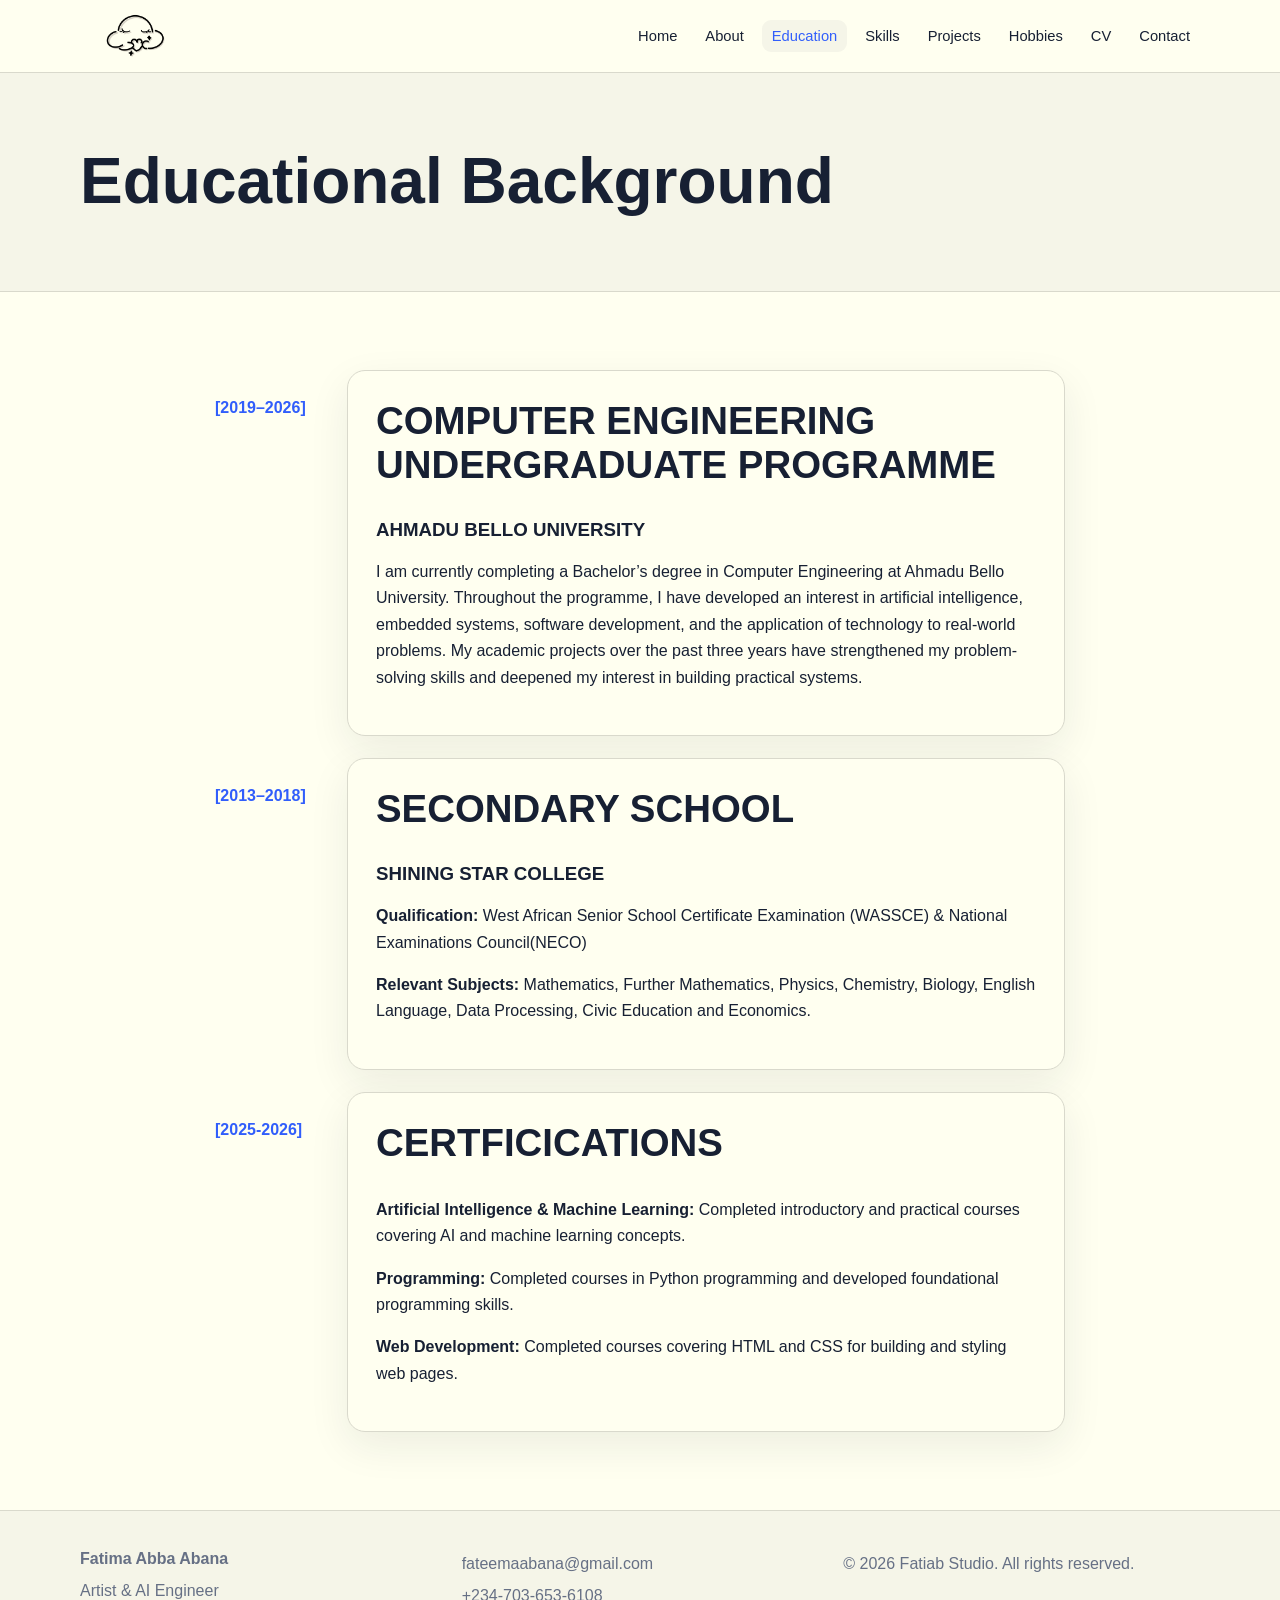
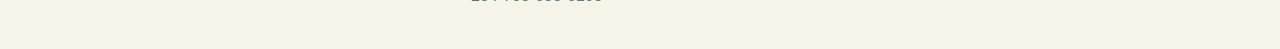
<file: U19CO1064 Portfolio/education.html>
<!DOCTYPE html>
<html lang="en">
<head>
  <meta charset="UTF-8">
  <meta name="viewport" content="width=device-width, initial-scale=1.0">
  <meta name="description" content="[YOUR NAME] - Educational Background.">
  <title>Fatima Abba Abana| Educational Background</title>
  <link rel="stylesheet" href="assets/css/style.css">
  <script type="application/ld+json">{
  "@context": "https://schema.org",
  "@type": "WebPage",
  "name": "Educational Background",
  "url": "[YOUR WEBSITE URL]/education.html"
}</script>
</head>
<body>
<header class="site-header">
  <div class="container nav-wrap">
    <a class="logo" href="index.html">
      <img
        src="assets/images/Clean Elegant Typography Brand Logo(1).png"
        alt="Fatiab Studio Logo"
      >
    </a>
    <nav aria-label="Main navigation">
      <ul class="nav-list">

        <li>
          <a  href="index.html">Home</a>
        </li>

        <li>
          <a  href="about.html">About</a>
        </li>

        <li>
          <a class="active" href="education.html">Education</a>
        </li>

        <li>
          <a href="skills.html">Skills</a>
        </li>

        <li>
          <a href="projects.html">Projects</a>
        </li>

        <li>
          <a href="hobbies.html">Hobbies</a>
        </li>

        <li>
          <a href="cv.html">CV</a>
        </li>

        <li>
          <a href="contact.html">Contact</a>
        </li>

      </ul>
    </nav>
  </div>
</header>
<main>
<section class="page-hero"><div class="container"><h1>Educational Background</h1></div></section>
<section class="section"><div class="container timeline">
<article class="timeline-item"><span>[2019–2026]</span><div class="card"><h2>COMPUTER ENGINEERING UNDERGRADUATE PROGRAMME</h2><h3>AHMADU BELLO UNIVERSITY</h3><p>I am currently completing a Bachelor’s degree in Computer Engineering at Ahmadu Bello University. Throughout the programme, I have developed an interest in artificial intelligence, embedded systems, software development, and the application of technology to real-world problems. My academic projects over the past three years have strengthened my problem-solving skills and deepened my interest in building practical systems.</p></div></article>
<article class="timeline-item"><span>[2013–2018]</span><div class="card"><h2>SECONDARY SCHOOL</h2><h3>SHINING STAR COLLEGE</h3><p><p>
  <strong>Qualification:</strong> West African Senior School Certificate Examination
  (WASSCE) & National Examinations Council(NECO)
</p>

<p>
  <strong>Relevant Subjects:</strong> Mathematics, Further Mathematics,
  Physics, Chemistry, Biology, English Language, Data Processing, Civic Education and Economics.
</p>

</p></div></article>
<article class="timeline-item"><span>[2025-2026]</span><div class="card"><h2>CERTFICICATIONS</h2><p>
  <strong>Artificial Intelligence & Machine Learning:</strong>
  Completed introductory and practical courses covering AI and machine
  learning concepts.
</p>

<p>
  <strong>Programming:</strong>
  Completed courses in Python programming and developed foundational
  programming skills.
</p>

<p>
  <strong>Web Development:</strong>
  Completed courses covering HTML and CSS for building and styling web pages.
</p>

</div></article>
</div></section>
</main>
<footer class="site-footer"><div class="container footer-grid">
<div><strong>Fatima Abba Abana</strong><p>Artist & AI Engineer</p></div>
<div><p>fateemaabana@gmail.com</p><p>+234-703-653-6108</p></div>
<div><p>&copy; 2026 Fatiab Studio. All rights reserved.</p></div>
</div></footer>
</body>
</html>
</file>
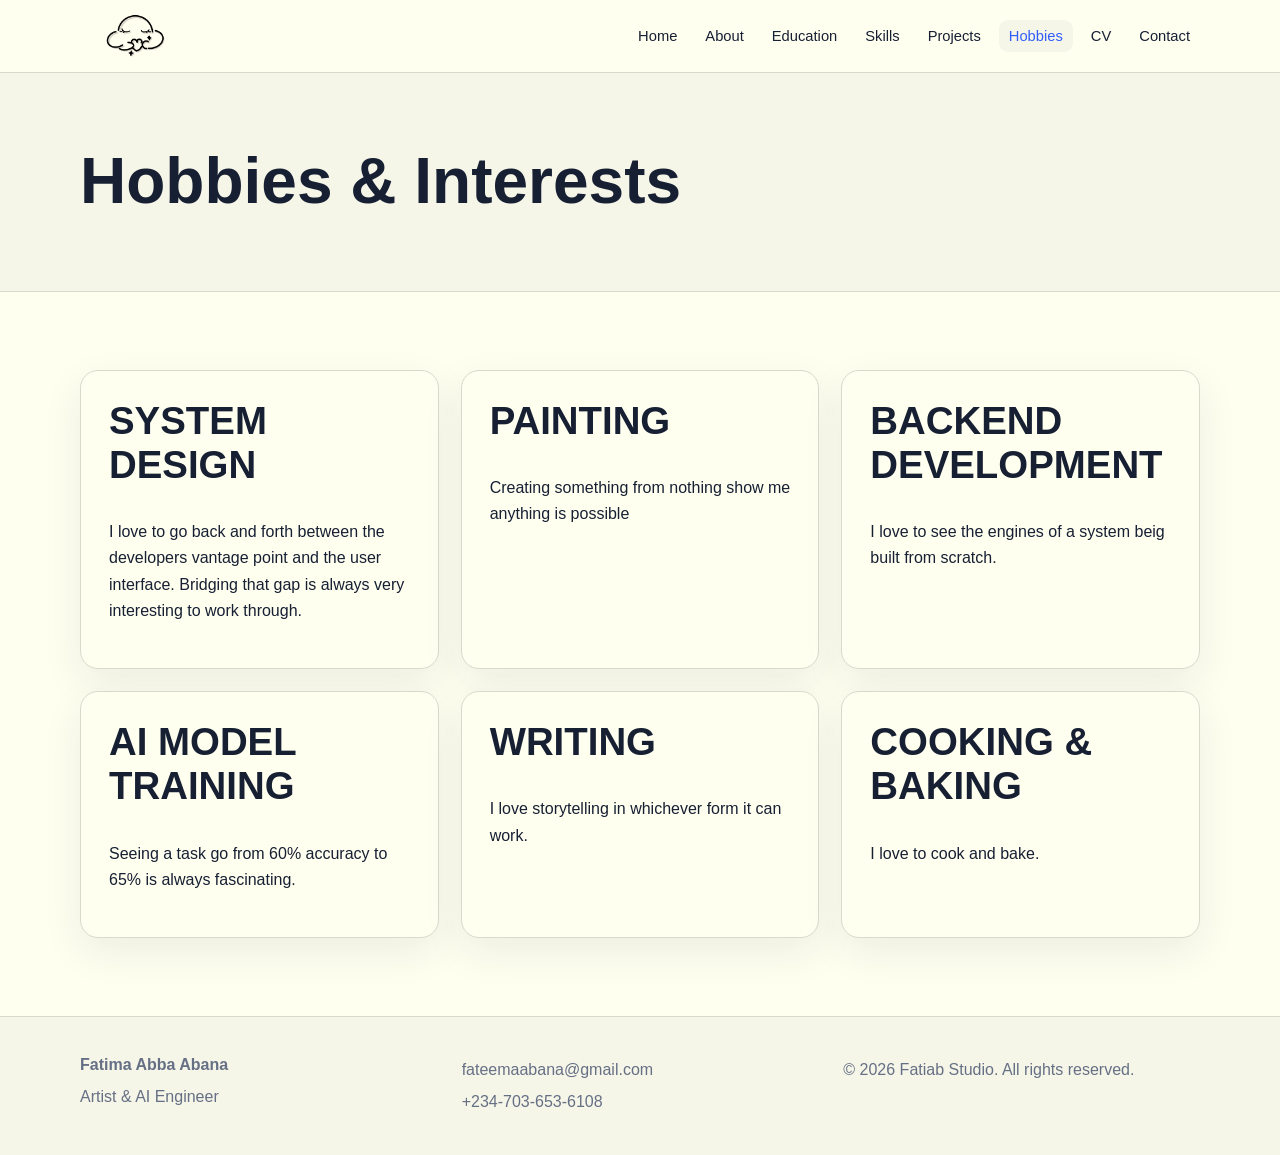
<file: U19CO1064 Portfolio/hobbies.html>
<!DOCTYPE html>
<html lang="en">
<head>
  <meta charset="UTF-8">
  <meta name="viewport" content="width=device-width, initial-scale=1.0">
  <meta name="description" content="[YOUR NAME] - Hobbies & Interests.">
  <title>Fatima Abba Abana | Hobbies & Interests</title>
  <link rel="stylesheet" href="assets/css/style.css">
  <script type="application/ld+json">{
  "@context": "https://schema.org",
  "@type": "WebPage",
  "name": "Hobbies & Interests",
  "url": "hobbies.html"
}</script>
</head>
<body>
<header class="site-header">
  <div class="container nav-wrap">
    <a class="logo" href="index.html">
      <img
        src="assets/images/Clean Elegant Typography Brand Logo(1).png"
        alt="Fatiab Studio Logo"
      >
    </a>
    <nav aria-label="Main navigation">
      <ul class="nav-list">

        <li>
          <a  href="index.html">Home</a>
        </li>

        <li>
          <a  href="about.html">About</a>
        </li>

        <li>
          <a  href="education.html">Education</a>
        </li>

        <li>
          <a  href="skills.html">Skills</a>
        </li>

        <li>
          <a  href="projects.html">Projects</a>
        </li>

        <li>
          <a class="active" href="hobbies.html">Hobbies</a>
        </li>

        <li>
          <a href="cv.html">CV</a>
        </li>

        <li>
          <a href="contact.html">Contact</a>
        </li>

      </ul>
    </nav>
  </div>
</header>
<main>
<section class="page-hero"><div class="container"><h1>Hobbies & Interests</h1></div></section>
<section class="section"><div class="container cards three">
<article class="card"><h2>SYSTEM DESIGN</h2><p>I love to go back and forth between the developers vantage point and the user interface. Bridging that gap is always very interesting to work through.</p></article>
<article class="card"><h2>PAINTING</h2><p>Creating something from nothing show me anything is possible</p></article>
<article class="card"><h2>BACKEND DEVELOPMENT</h2><p>I love to see the engines of a system beig built from scratch.</p></article>
<article class="card"><h2>AI MODEL TRAINING</h2><p>Seeing a task go from 60% accuracy to 65% is always fascinating.</p></article>
<article class="card"><h2>WRITING</h2><p>I love storytelling in whichever form it can work.</p></article>
<article class="card"><h2>COOKING & BAKING</h2><p>I love to cook and bake.</p></article>

</div></section>
</main>
<footer class="site-footer">

  <div class="container footer-grid">

    <div>
      <strong>Fatima Abba Abana</strong>
      <p>Artist & AI Engineer</p>
    </div>

    <div>
      <p>fateemaabana@gmail.com</p>
      <p>+234-703-653-6108</p>
    </div>

    <div>
      <p>
        &copy; 2026 Fatiab Studio. All rights reserved.
      </p>
    </div>

  </div>

</footer>

</body>
</html>
</file>
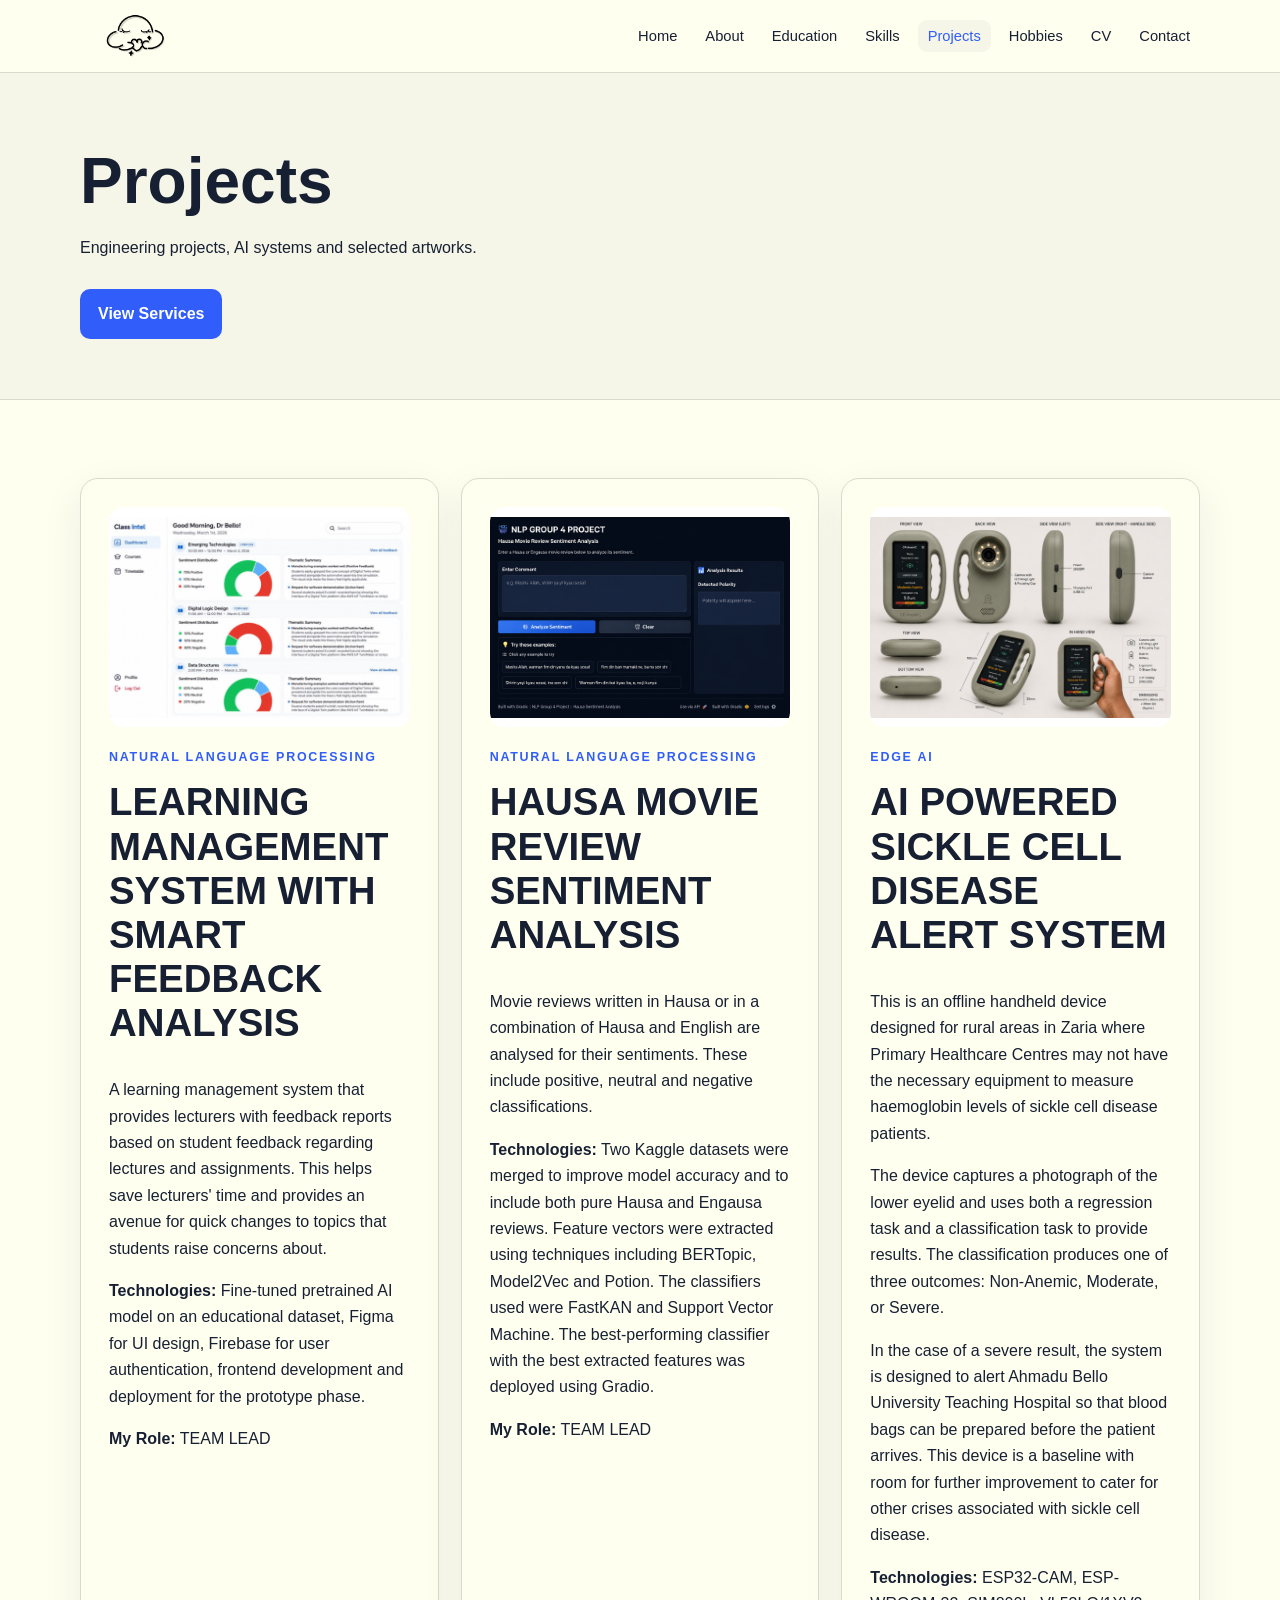
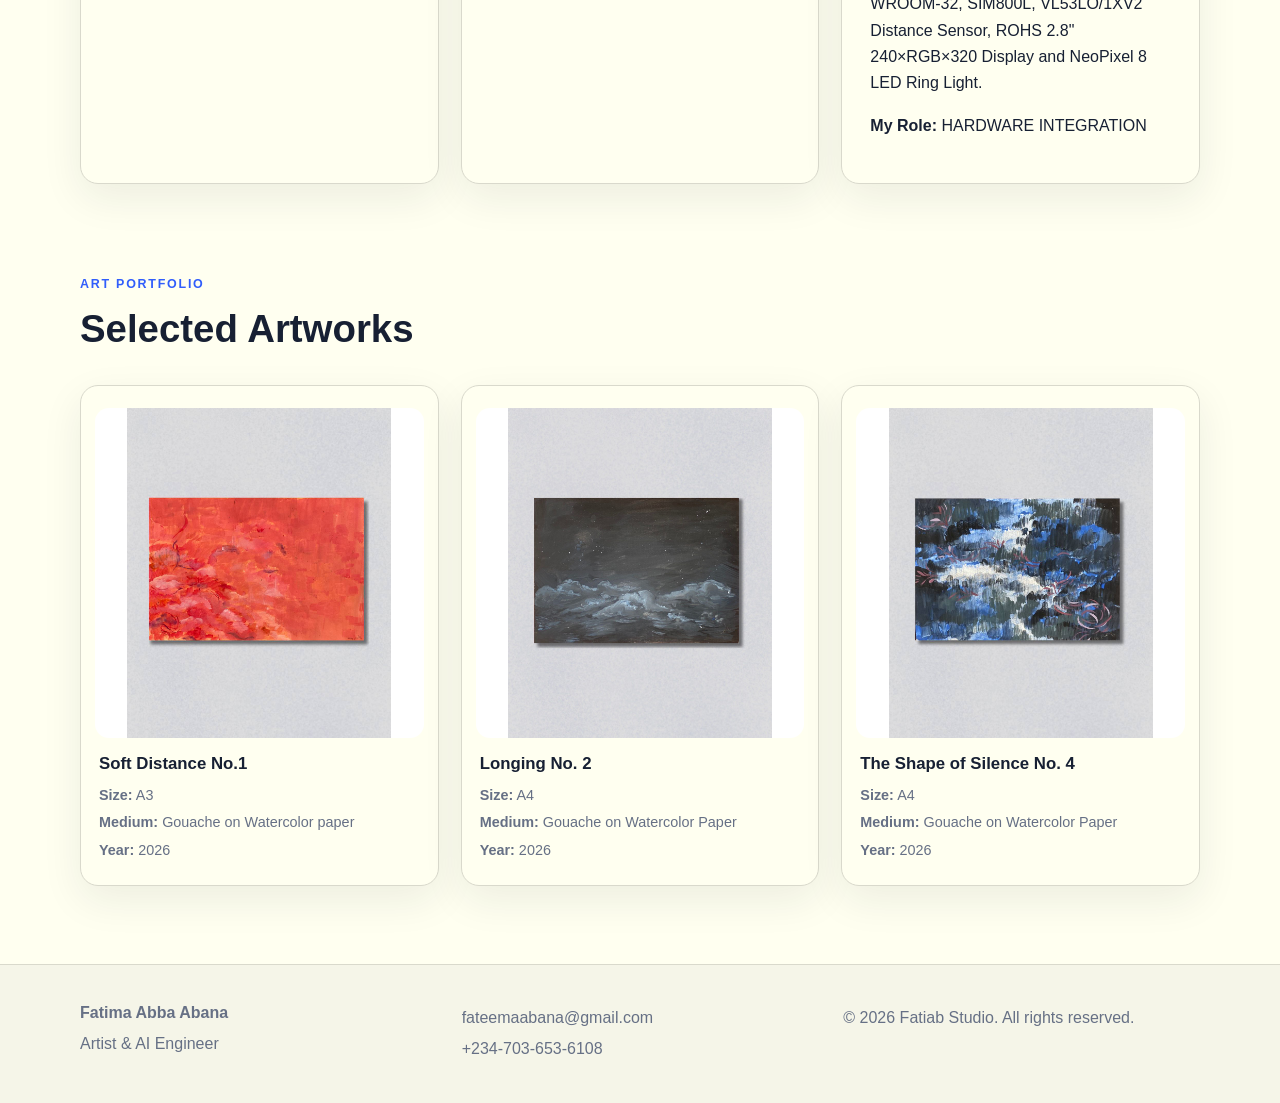
<file: U19CO1064 Portfolio/projects.html>
<!DOCTYPE html>
<html lang="en">
<head>
  <meta charset="UTF-8">
  <meta name="viewport" content="width=device-width, initial-scale=1.0">
  <meta
    name="description"
    content="Fatima Abba Abana - Projects in Artificial Intelligence, Natural Language Processing, Edge AI and Art."
  >
  <title>Fatima Abba Abana | Projects</title>
  <link rel="stylesheet" href="assets/css/style.css">

  <script type="application/ld+json">
  {
    "@context": "https://schema.org",
    "@type": "WebPage",
    "name": "Projects",
    "url": "projects.html"
  }
  </script>
</head>

<body>

<header class="site-header">
  <div class="container nav-wrap">
    <a class="logo" href="index.html">
      <img
        src="assets/images/Clean Elegant Typography Brand Logo(1).png"
        alt="Fatiab Studio Logo"
      >
    </a>

    <nav aria-label="Main navigation">
      <ul class="nav-list">
        <li><a href="index.html">Home</a></li>
        <li><a href="about.html">About</a></li>
        <li><a href="education.html">Education</a></li>
        <li><a href="skills.html">Skills</a></li>
        <li><a class="active" href="projects.html">Projects</a></li>
        <li><a href="hobbies.html">Hobbies</a></li>
        <li><a href="cv.html">CV</a></li>
        <li><a href="contact.html">Contact</a></li>
      </ul>
    </nav>
  </div>
</header>

<main>

  <section class="page-hero">
    <div class="container">
      <h1>Projects</h1>
      <p>Engineering projects, AI systems and selected artworks.</p>
      <div class="button-row">
        <a class="button" href="services.html">View Services</a>
      </div>
    </div>
  </section>

  <section class="section">
    <div class="container">

      <div class="cards three">

        <article class="card project-card">
          <div class="project-image">
            <img
              src="assets/images/AI Applications.png"
              alt="Learning Management System with Smart Feedback Analysis interface"
            >
          </div>

          <p class="tag">NATURAL LANGUAGE PROCESSING</p>

          <h2>LEARNING MANAGEMENT SYSTEM WITH SMART FEEDBACK ANALYSIS</h2>

          <p>
            A learning management system that provides lecturers with
            feedback reports based on student feedback regarding lectures
            and assignments. This helps save lecturers' time and provides
            an avenue for quick changes to topics that students raise
            concerns about.
          </p>

          <p>
            <strong>Technologies:</strong>
            Fine-tuned pretrained AI model on an educational dataset,
            Figma for UI design, Firebase for user authentication,
            frontend development and deployment for the prototype phase.
          </p>

          <p><strong>My Role:</strong> TEAM LEAD</p>
        </article>

        <article class="card project-card">
          <div class="project-image">
            <img
              src="assets/images/nlp.png"
              alt="Hausa Movie Review Sentiment Analysis project"
            >
          </div>

          <p class="tag">NATURAL LANGUAGE PROCESSING</p>

          <h2>HAUSA MOVIE REVIEW SENTIMENT ANALYSIS</h2>

          <p>
            Movie reviews written in Hausa or in a combination of Hausa
            and English are analysed for their sentiments. These include
            positive, neutral and negative classifications.
          </p>

          <p>
            <strong>Technologies:</strong>
            Two Kaggle datasets were merged to improve model accuracy
            and to include both pure Hausa and Engausa reviews.
            Feature vectors were extracted using techniques including
            BERTopic, Model2Vec and Potion. The classifiers used were
            FastKAN and Support Vector Machine. The best-performing
            classifier with the best extracted features was deployed
            using Gradio.
          </p>

          <p><strong>My Role:</strong> TEAM LEAD</p>
        </article>

        <article class="card project-card">
          <div class="project-image">
            <img
              src="assets/images/FYP.jpg"
              alt="AI Powered Sickle Cell Disease Alert System prototype"
            >
          </div>

          <p class="tag">EDGE AI</p>

          <h2>AI POWERED SICKLE CELL DISEASE ALERT SYSTEM</h2>

          <p>
            This is an offline handheld device designed for rural areas
            in Zaria where Primary Healthcare Centres may not have the
            necessary equipment to measure haemoglobin levels of sickle
            cell disease patients.
          </p>

          <p>
            The device captures a photograph of the lower eyelid and
            uses both a regression task and a classification task to
            provide results. The classification produces one of three
            outcomes: Non-Anemic, Moderate, or Severe.
          </p>

          <p>
            In the case of a severe result, the system is designed to
            alert Ahmadu Bello University Teaching Hospital so that
            blood bags can be prepared before the patient arrives.
            This device is a baseline with room for further improvement
            to cater for other crises associated with sickle cell disease.
          </p>

          <p>
            <strong>Technologies:</strong>
            ESP32-CAM, ESP-WROOM-32, SIM800L, VL53LO/1XV2 Distance Sensor,
            ROHS 2.8" 240×RGB×320 Display and NeoPixel 8 LED Ring Light.
          </p>

          <p><strong>My Role:</strong> HARDWARE INTEGRATION</p>
        </article>

      </div>

      <div class="art-section">
        <div class="section-heading">
          <p class="eyebrow">ART PORTFOLIO</p>
          <h2>Selected Artworks</h2>
        </div>

        <div class="art-grid">

          <article class="art-card">
  <input
    type="checkbox"
    id="artwork-1"
    class="certificate-toggle"
  >

  <label
    for="artwork-1"
    class="art-preview"
    title="Click to view artwork"
  >
    <div class="art-image">
      <img
        src="assets/images/Art 1.jpg"
        alt="Art 1"
      >
      <span class="art-view-label">View Artwork</span>
    </div>
  </label>

  <div class="certificate-modal">

    <label
      for="artwork-1"
      class="certificate-modal-overlay"
    ></label>

    <div class="certificate-modal-content image-modal-content">

      <div class="certificate-modal-header">
        <h4>Art 1</h4>

        <label
          for="artwork-1"
          class="certificate-close"
        >&times;</label>
      </div>

      <div class="certificate-image-viewer">
        <img
          src="assets/images/Art 1.jpg"
          alt="Art 1"
        >
      </div>

    </div>
  </div>

  <div class="art-details">
    <h3>Soft Distance No.1</h3>
    <p><strong>Size:</strong> A3</p>
    <p><strong>Medium:</strong> Gouache on Watercolor paper</p>
    <p><strong>Year:</strong> 2026</p>
  </div>
</article>


<article class="art-card">
  <input
    type="checkbox"
    id="artwork-2"
    class="certificate-toggle"
  >

  <label
    for="artwork-2"
    class="art-preview"
    title="Click to view artwork"
  >
    <div class="art-image">
      <img
        src="assets/images/Art 2.jpg"
        alt="Art 2"
      >
      <span class="art-view-label">View Artwork</span>
    </div>
  </label>

  <div class="certificate-modal">

    <label
      for="artwork-2"
      class="certificate-modal-overlay"
    ></label>

    <div class="certificate-modal-content image-modal-content">

      <div class="certificate-modal-header">
        <h4>Art 2</h4>

        <label
          for="artwork-2"
          class="certificate-close"
        >&times;</label>
      </div>

      <div class="certificate-image-viewer">
        <img
          src="assets/images/Art 2.jpg"
          alt="Art 2"
        >
      </div>

    </div>
  </div>

  <div class="art-details">
    <h3>Longing No. 2</h3>
    <p><strong>Size:</strong> A4</p>
    <p><strong>Medium:</strong> Gouache on Watercolor Paper</p>
    <p><strong>Year:</strong> 2026</p>
  </div>
</article>


<article class="art-card">
  <input
    type="checkbox"
    id="artwork-3"
    class="certificate-toggle"
  >

  <label
    for="artwork-3"
    class="art-preview"
    title="Click to view artwork"
  >
    <div class="art-image">
      <img
        src="assets/images/Art 3.jpg"
        alt="Art 3"
      >
      <span class="art-view-label">View Artwork</span>
    </div>
  </label>

  <div class="certificate-modal">

    <label
      for="artwork-3"
      class="certificate-modal-overlay"
    ></label>

    <div class="certificate-modal-content image-modal-content">

      <div class="certificate-modal-header">
        <h4>Art 3</h4>

        <label
          for="artwork-3"
          class="certificate-close"
        >&times;</label>
      </div>

      <div class="certificate-image-viewer">
        <img
          src="assets/images/Art 3.jpg"
          alt="Art 3"
        >
      </div>

    </div>
  </div>

  <div class="art-details">
    <h3>The Shape of Silence No. 4</h3>
    <p><strong>Size:</strong> A4</p>
    <p><strong>Medium:</strong> Gouache on Watercolor Paper</p>
    <p><strong>Year:</strong> 2026</p>
  </div>
</article>

        </div>
      </div>

    </div>
  </section>

</main>

<footer class="site-footer">
  <div class="container footer-grid">
    <div>
      <strong>Fatima Abba Abana</strong>
      <p>Artist & AI Engineer</p>
    </div>

    <div>
      <p>fateemaabana@gmail.com</p>
      <p>+234-703-653-6108</p>
    </div>

    <div>
      <p>&copy; 2026 Fatiab Studio. All rights reserved.</p>
    </div>
  </div>
</footer>

</body>
</html>
</file>
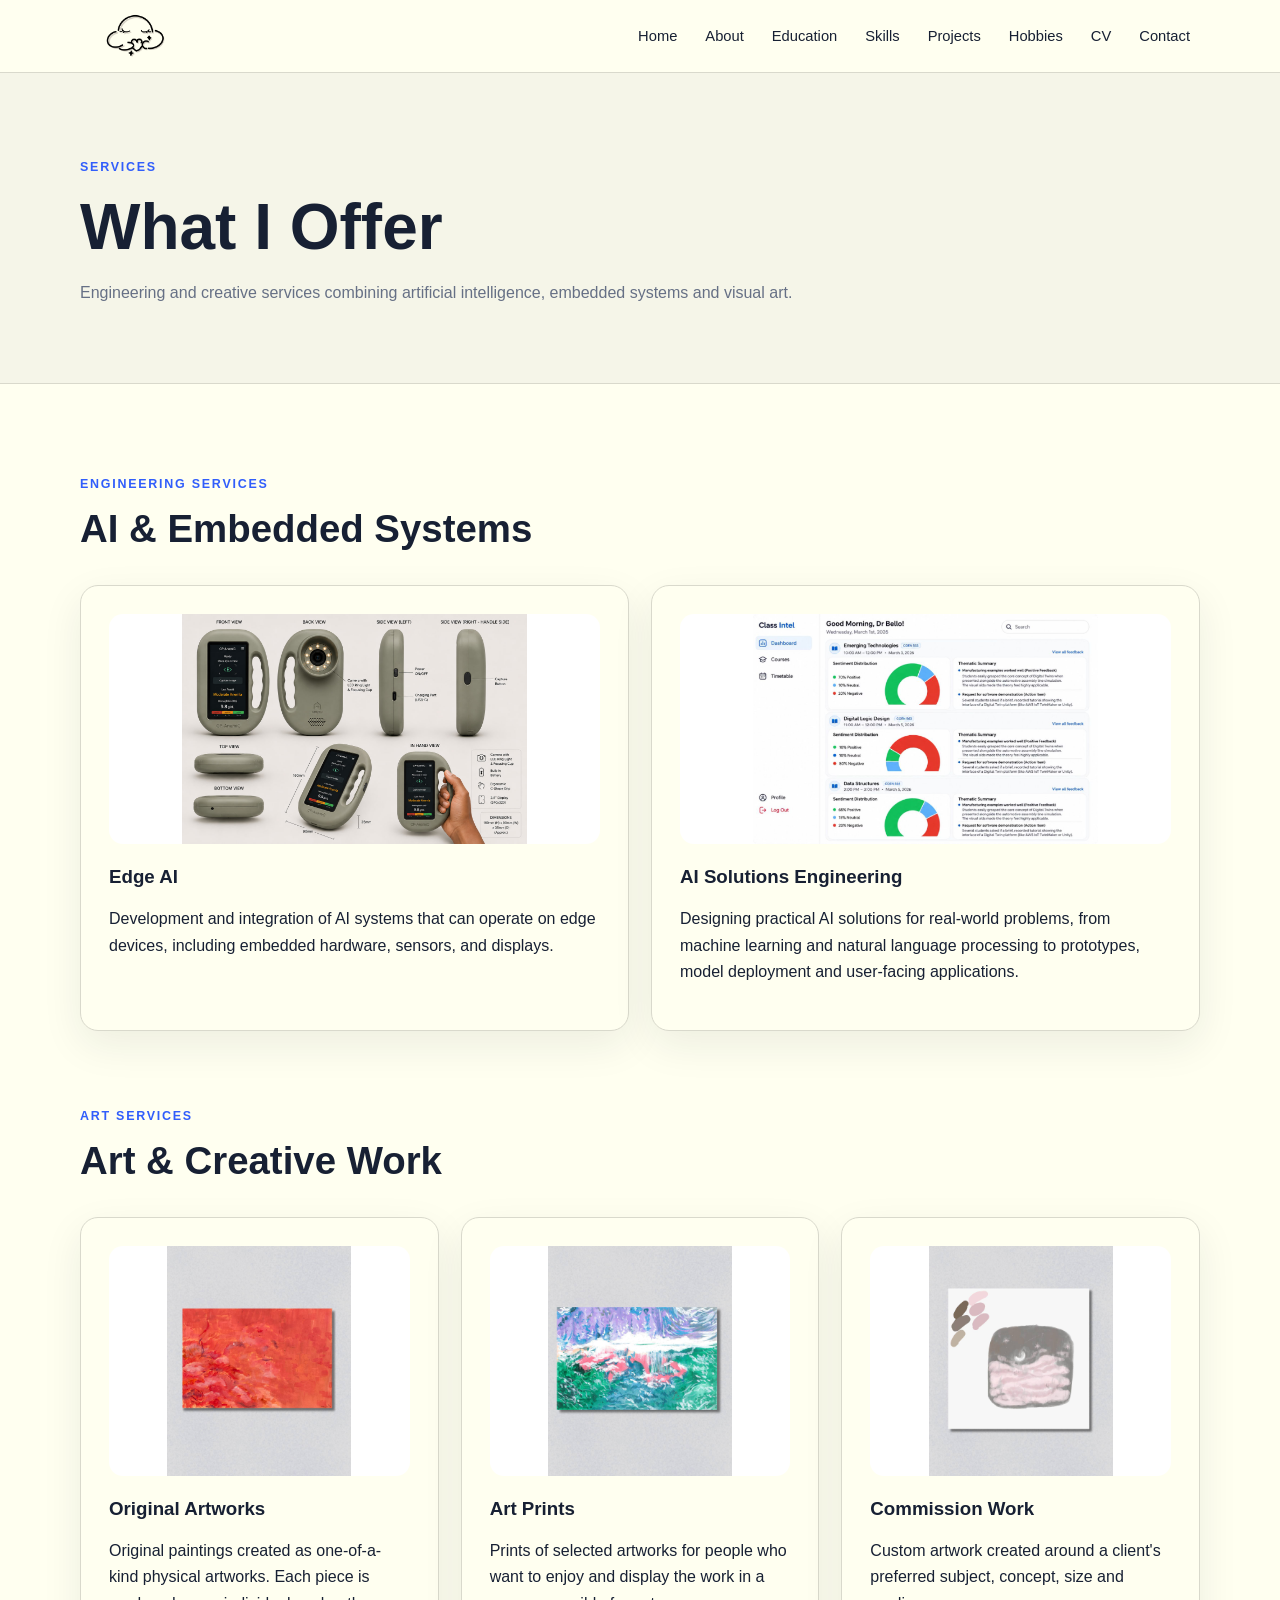
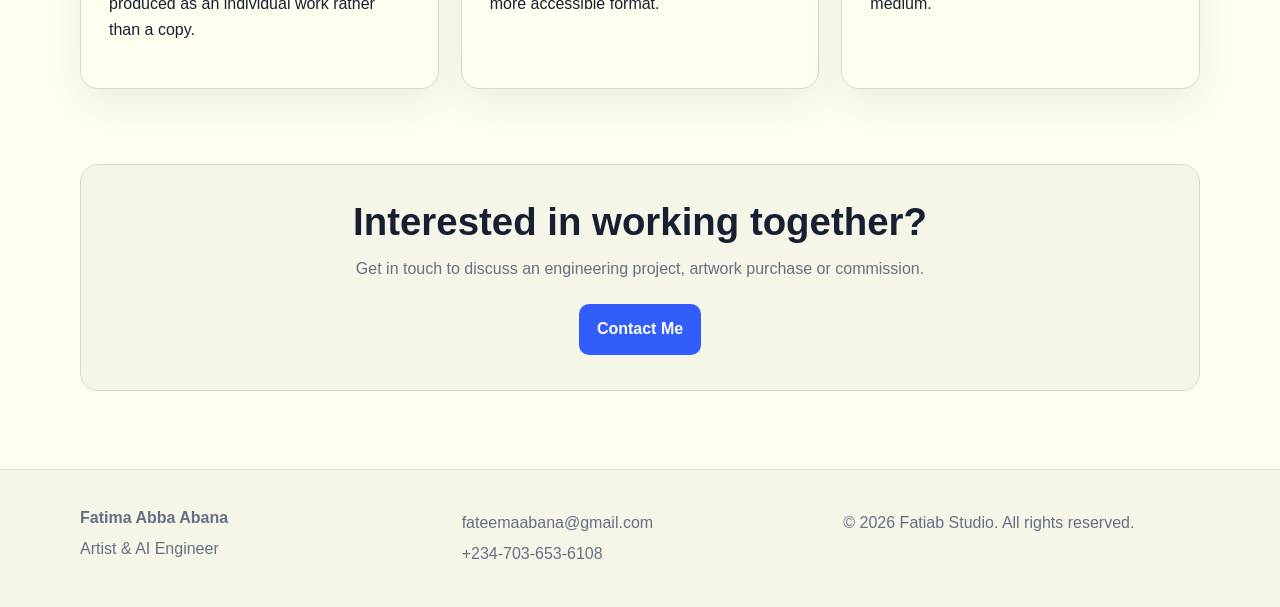
<file: U19CO1064 Portfolio/services.html>
<!DOCTYPE html>
<html lang="en">
<head>
  <meta charset="UTF-8">
  <meta name="viewport" content="width=device-width, initial-scale=1.0">
  <meta
    name="description"
    content="Fatima Abba Abana - Engineering and art services in Edge AI, AI solutions, original artworks, art prints and commission work."
  >
  <title>Fatima Abba Abana | Services</title>
  <link rel="stylesheet" href="assets/css/style.css">

  <script type="application/ld+json">
  {
    "@context": "https://schema.org",
    "@type": "WebPage",
    "name": "Services",
    "url": "services.html"
  }
  </script>
</head>
<body>

<header class="site-header">
  <div class="container nav-wrap">
    <a class="logo" href="index.html">
      <img
        src="assets/images/Clean Elegant Typography Brand Logo(1).png"
        alt="Fatiab Studio Logo"
      >
    </a>

    <nav aria-label="Main navigation">
      <ul class="nav-list">
        <li><a href="index.html">Home</a></li>
        <li><a href="about.html">About</a></li>
        <li><a href="education.html">Education</a></li>
        <li><a href="skills.html">Skills</a></li>
        <li><a href="projects.html">Projects</a></li>
        <li><a href="hobbies.html">Hobbies</a></li>
        <li><a href="cv.html">CV</a></li>
        <li><a href="contact.html">Contact</a></li>
      </ul>
    </nav>
  </div>
</header>

<main>

  <section class="page-hero">
    <div class="container">
      <p class="eyebrow">SERVICES</p>
      <h1>What I Offer</h1>
      <p>
        Engineering and creative services combining artificial intelligence,
        embedded systems and visual art.
      </p>
    </div>
  </section>

  <section class="section">
    <div class="container">

      <div class="section-heading">
        <p class="eyebrow">ENGINEERING SERVICES</p>
        <h2>AI & Embedded Systems</h2>
      </div>

      <div class="service-grid">

        <article class="card service-card">
          <div class="service-image">
            <img
              src="assets/images/FYP.jpg"
              alt="Edge AI hardware prototype"
            >
          </div>
          
          <h3>Edge AI</h3>
          <p>
            Development and integration of AI systems that can operate on
            edge devices, including embedded hardware, sensors, and displays.
          </p>
        </article>

        <article class="card service-card">
          <div class="service-image">
            <img
              src="assets/images/AI Applications.png"
              alt="Artificial intelligence application interface"
            >
          </div>
          
          <h3>AI Solutions Engineering</h3>
          <p>
            Designing practical AI solutions for real-world problems, from
            machine learning and natural language processing to prototypes,
            model deployment and user-facing applications.
          </p>
        </article>

      </div>

      <div class="section-heading service-heading">
        <p class="eyebrow">ART SERVICES</p>
        <h2>Art & Creative Work</h2>
      </div>

      <div class="service-grid three-services">

        <article class="card service-card">
          <div class="service-image">
            <img
              src="assets/images/Art 1.jpg"
              alt="Original artwork"
            >
          </div>
          
          <h3>Original Artworks</h3>
          <p>
            Original paintings created as one-of-a-kind physical artworks.
            Each piece is produced as an individual work rather than a copy.
          </p>
        </article>

        <article class="card service-card">
          <div class="service-image">
            <img
              src="assets/images/Print.jpg"
              alt="Art print"
            >
          </div>
          
          <h3>Art Prints</h3>
          <p>
            Prints of selected artworks for people who want to enjoy and
            display the work in a more accessible format.
          </p>
        </article>

        <article class="card service-card">
          <div class="service-image">
            <img
              src="assets/images/commission.jpg"
              alt="Commissioned artwork"
            >
          </div>
          
          <h3>Commission Work</h3>
          <p>
            Custom artwork created around a client's preferred subject,
            concept, size and medium.
          </p>
        </article>

      </div>

      <div class="services-contact">
        <h2>Interested in working together?</h2>
        <p>
          Get in touch to discuss an engineering project, artwork purchase
          or commission.
        </p>
        <a class="button" href="contact.html">Contact Me</a>
      </div>

    </div>
  </section>

</main>

<footer class="site-footer">
  <div class="container footer-grid">
    <div>
      <strong>Fatima Abba Abana</strong>
      <p>Artist & AI Engineer</p>
    </div>

    <div>
      <p>fateemaabana@gmail.com</p>
      <p>+234-703-653-6108</p>
    </div>

    <div>
      <p>&copy; 2026 Fatiab Studio. All rights reserved.</p>
    </div>
  </div>
</footer>

</body>
</html>
</file>
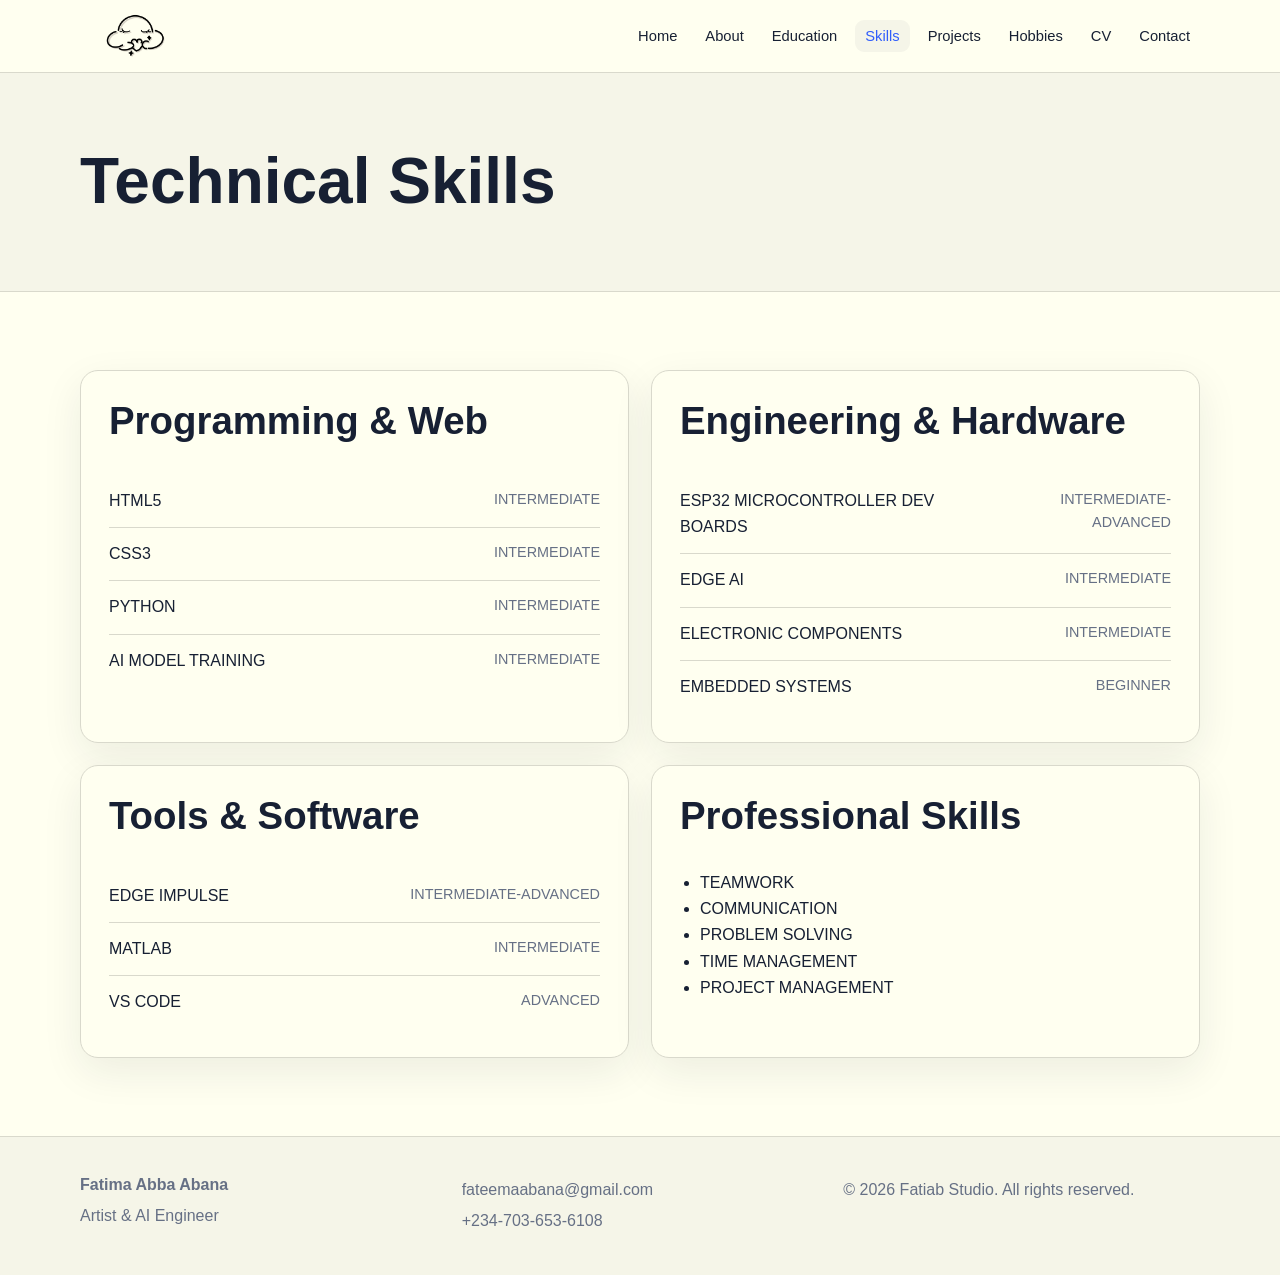
<file: U19CO1064 Portfolio/skills.html>
<!DOCTYPE html>
<html lang="en">
<head>
  <meta charset="UTF-8">
  <meta name="viewport" content="width=device-width, initial-scale=1.0">
  <meta name="description" content="[YOUR NAME] - Technical Skills.">
  <title>Fatima Abba Abana| Technical Skills</title>
  <link rel="stylesheet" href="assets/css/style.css">
  <script type="application/ld+json">{
  "@context": "https://schema.org",
  "@type": "WebPage",
  "name": "Technical Skills",
  "url": "skills.html"
}</script>
</head>
<body>
<header class="site-header">
  <div class="container nav-wrap">
    <a class="logo" href="index.html">
      <img
        src="assets/images/Clean Elegant Typography Brand Logo(1).png"
        alt="Fatiab Studio Logo"
      >
    </a>
    <nav aria-label="Main navigation">
      <ul class="nav-list">

        <li>
          <a  href="index.html">Home</a>
        </li>

        <li>
          <a  href="about.html">About</a>
        </li>

        <li>
          <a  href="education.html">Education</a>
        </li>

        <li>
          <a class="active" href="skills.html">Skills</a>
        </li>

        <li>
          <a href="projects.html">Projects</a>
        </li>

        <li>
          <a href="hobbies.html">Hobbies</a>
        </li>

        <li>
          <a href="cv.html">CV</a>
        </li>

        <li>
          <a href="contact.html">Contact</a>
        </li>

      </ul>
    </nav>
  </div>
</header>
<main>
<section class="page-hero"><div class="container"><h1>Technical Skills</h1></div></section>
<section class="section"><div class="container cards two">
<article class="card"><h2>Programming & Web</h2><ul class="skill-list"><li><span>HTML5</span><span>INTERMEDIATE</span></li><li><span>CSS3</span><span>INTERMEDIATE</span></li><li><span>PYTHON</span><span>INTERMEDIATE</span></li><li><span>AI MODEL TRAINING</span><span>INTERMEDIATE</span></li></ul></article>
<article class="card"><h2>Engineering & Hardware</h2><ul class="skill-list"><li><span>ESP32 MICROCONTROLLER DEV BOARDS</span><span>INTERMEDIATE-ADVANCED</span></li><li><span>EDGE AI</span><span>INTERMEDIATE</span></li><li><span>ELECTRONIC COMPONENTS</span><span>INTERMEDIATE</span></li><li><span>EMBEDDED SYSTEMS</span><span>BEGINNER</span></li></ul></article>
<article class="card"><h2>Tools & Software</h2><ul class="skill-list"><li><span>EDGE IMPULSE</span><span>INTERMEDIATE-ADVANCED</span></li><li><span>MATLAB</span><span>INTERMEDIATE</span></li><li><span>VS CODE</span><span>ADVANCED</span></li></ul></article>
<article class="card"><h2>Professional Skills</h2><ul class="clean-list"><li>TEAMWORK</li><li>COMMUNICATION</li><li>PROBLEM SOLVING</li><li>TIME MANAGEMENT</li><li>PROJECT MANAGEMENT</li></ul></article>
</div></section>
</main>
<footer class="site-footer"><div class="container footer-grid">
<div><strong>Fatima Abba Abana</strong><p>Artist & AI Engineer</p></div>
<div><p>fateemaabana@gmail.com</p><p>+234-703-653-6108</p></div>
<div><p>&copy; 2026 Fatiab Studio. All rights reserved.</p></div>
</div></footer>
</body>
</html>
</file>
<file: U19CO1064 Portfolio/assets/css/style.css>
/* COEN 554 Personal Portfolio */

:root {
  --ink: #172033;
  --muted: #667085;
  --surface: #FFFFF0;
  --soft: #F5F5E8;
  --line: #D9D9CC;
  --accent: #315EFB;
  --accent-dark: #2146C7;
  --max: 1120px;
  --radius: 18px;
  --shadow: 0 14px 40px rgba(23, 32, 51, .08);
}

* {
  box-sizing: border-box;
}

html {
  scroll-behavior: smooth;
}

body {
  margin: 0;
  font-family: Arial, Helvetica, sans-serif;
  color: var(--ink);
  background: var(--surface);
  line-height: 1.65;
}

img {
  max-width: 100%;
  display: block;
}

a {
  color: inherit;
}

.container {
  width: min(92%, var(--max));
  margin-inline: auto;
}

/* Header */

.site-header {
  position: sticky;
  top: 0;
  z-index: 10;
  background: rgba(255, 255, 240, .96);
  border-bottom: 1px solid var(--line);
  backdrop-filter: blur(8px);
}

.nav-wrap {
  min-height: 72px;
  display: flex;
  align-items: center;
  justify-content: space-between;
  gap: 20px;
}

.logo {
  display: flex;
  align-items: center;
  height: 50px;
  flex-shrink: 0;
  text-decoration: none;
}

.logo img {
  width: 110px;
  height: 45px;
  max-height: 45px;
  object-fit: contain;
}

.nav-list {
  display: flex;
  flex-wrap: wrap;
  gap: 8px;
  list-style: none;
  margin: 0;
  padding: 0;
}

.nav-list a {
  text-decoration: none;
  padding: 8px 10px;
  border-radius: 9px;
  font-size: .92rem;
}

.nav-list a:hover,
.nav-list a:focus,
.nav-list a.active {
  background: var(--soft);
  color: var(--accent);
}

/* Typography */

h1,
h2,
h3 {
  line-height: 1.15;
  margin-top: 0;
}

h1 {
  font-size: clamp(2.5rem, 6vw, 4.8rem);
  margin-bottom: 18px;
}

h1 span {
  color: var(--accent);
}

h2 {
  font-size: clamp(1.6rem, 3vw, 2.4rem);
}

.eyebrow,
.tag {
  font-size: .78rem;
  font-weight: 800;
  letter-spacing: .14em;
  color: var(--accent);
}

.hero h2 {
  font-size: clamp(1.35rem, 2.5vw, 2rem);
  color: var(--muted);
}

.lead {
  max-width: 700px;
  font-size: 1.12rem;
  color: var(--muted);
}

/* Hero */

.hero {
  padding: 90px 0 80px;
  background: var(--surface);
}

.hero-grid {
  display: grid;
  grid-template-columns: 1.4fr .8fr;
  align-items: center;
  gap: 70px;
}

/* Buttons */

.button-row {
  display: flex;
  flex-wrap: wrap;
  gap: 12px;
  margin-top: 28px;
}

.button {
  display: inline-block;
  padding: 12px 18px;
  border: 0;
  border-radius: 10px;
  background: var(--accent);
  color: #fff;
  text-decoration: none;
  font-weight: 700;
  cursor: pointer;
}

.button:hover,
.button:focus {
  background: var(--accent-dark);
}

.button-outline {
  background: transparent;
  color: var(--accent);
  border: 1px solid var(--accent);
}

/* Profile */

.profile-card {
  padding: 28px;
  background: var(--surface);
  border-radius: var(--radius);
  box-shadow: var(--shadow);
  text-align: center;
}

.profile-photo {
  width: 100%;
  height: 330px;
  overflow: hidden;
  border-radius: 14px;
  background: var(--soft);
}

.profile-photo img {
  width: 100%;
  height: 100%;
  object-fit: cover;
  object-position: center;
  border-radius: 14px;
}

.profile-meta {
  padding-top: 22px;
  text-align: center;
}

.profile-program {
  margin: 0;
  font-size: .82rem;
  font-weight: 800;
  letter-spacing: .18em;
  color: var(--ink);
}

.profile-university {
  margin: 8px 0 0;
  font-size: .78rem;
  font-weight: 500;
  letter-spacing: .14em;
  color: var(--muted);
}

/* Sections */

.section {
  padding: 78px 0;
  background: var(--surface);
}

.section-heading {
  max-width: 760px;
  margin-bottom: 34px;
}

.page-hero {
  padding: 72px 0 60px;
  background: var(--soft);
  border-bottom: 1px solid var(--line);
}

.page-hero h1 {
  margin-bottom: 12px;
  font-size: clamp(2.3rem, 5vw, 4rem);
}

.page-hero p:last-child {
  max-width: 760px;
  color: var(--muted);
}

/* Cards */

.cards {
  display: grid;
  gap: 22px;
}

.cards.three {
  grid-template-columns: repeat(3, 1fr);
}

.cards.two {
  grid-template-columns: repeat(2, 1fr);
}

.card {
  padding: 28px;
  background: var(--surface);
  border: 1px solid var(--line);
  border-radius: var(--radius);
  box-shadow: var(--shadow);
}

/* Content */

.content-narrow {
  max-width: 850px;
}

.content-narrow .card + .card {
  margin-top: 22px;
}

.clean-list {
  padding-left: 20px;
}

/* Skills */

.skill-list {
  list-style: none;
  padding: 0;
  margin: 0;
}

.skill-list li {
  display: flex;
  justify-content: space-between;
  gap: 20px;
  padding: 13px 0;
  border-bottom: 1px solid var(--line);
}

.skill-list li:last-child {
  border-bottom: 0;
}

.skill-list li span:last-child {
  color: var(--muted);
  text-align: right;
  font-size: .9rem;
}

/* Education */

.timeline {
  max-width: 850px;
}

.timeline-item {
  display: grid;
  grid-template-columns: 110px 1fr;
  gap: 22px;
  align-items: start;
}

.timeline-item > span {
  padding-top: 25px;
  color: var(--accent);
  font-weight: 800;
}

.timeline-item + .timeline-item {
  margin-top: 22px;
}

/* CV and contact */

.cv-layout {
  display: grid;
  grid-template-columns: minmax(0, 1.5fr) minmax(280px, .8fr);
  gap: 24px;
  align-items: start;
}

.cv-layout > article,
.cv-layout > aside {
  width: 100%;
  min-width: 0;
}

.cv-layout > aside {
  min-width: 280px;
  align-self: start;
}

.contact-grid {
  display: grid;
  grid-template-columns: 1.5fr .8fr;
  gap: 24px;
  align-items: start;
}

.full {
  width: 100%;
  margin-top: 15px;
  text-align: center;
}

/* Notice and forms */

.notice {
  padding: 14px;
  border-left: 4px solid var(--accent);
  background: var(--soft);
  color: var(--muted);
}

form {
  display: grid;
  gap: 10px;
}

label {
  font-weight: 700;
  margin-top: 8px;
}

input,
textarea {
  width: 100%;
  padding: 13px 14px;
  border: 1px solid #cbd4e1;
  border-radius: 10px;
  font: inherit;
  background: var(--surface);
}

input:focus,
textarea:focus {
  outline: 3px solid rgba(49, 94, 251, .15);
  border-color: var(--accent);
}

/* Project images */

.project-image {
  width: 100%;
  height: 220px;
  margin-bottom: 20px;
  display: flex;
  align-items: center;
  justify-content: center;
  overflow: hidden;
  background: #fff;
  border-radius: 14px;
}

.project-image img {
  width: 100%;
  height: 100%;
  object-fit: contain;
  border-radius: 14px;
}

/* Certificates */

.certificate-list {
  display: grid;
  grid-template-columns: repeat(2, 1fr);
  gap: 22px;
  width: 100%;
  margin: 20px 0 32px;
}

.certificate-item {
  position: relative;
  padding: 14px;
  overflow: hidden;
  background: var(--soft);
  border: 1px solid var(--line);
  border-radius: 14px;
}

.certificate-preview {
  display: block;
  cursor: pointer;
  text-decoration: none;
}

.certificate-image {
  position: relative;
  width: 100%;
  height: 280px;
  display: flex;
  align-items: center;
  justify-content: center;
  overflow: hidden;
  background: #fff;
  border: 1px solid var(--line);
  border-radius: 10px;
}

.certificate-image img {
  width: 100%;
  height: 100%;
  object-fit: contain;
}

.certificate-pdf-preview {
  transition: transform .2s ease, box-shadow .2s ease;
}

.certificate-preview:hover .certificate-pdf-preview {
  transform: scale(1.01);
  box-shadow: var(--shadow);
}

.pdf-badge,
.image-badge {
  position: absolute;
  top: 12px;
  right: 12px;
  z-index: 3;
  padding: 5px 8px;
  border-radius: 6px;
  background: var(--accent);
  color: #fff;
  font-size: .7rem;
  font-weight: 800;
  letter-spacing: .08em;
}

.certificate-preview-content {
  display: flex;
  flex-direction: column;
  align-items: center;
  justify-content: center;
  gap: 8px;
  padding: 25px;
  text-align: center;
}

.certificate-icon {
  font-size: 3rem;
}

.certificate-preview-content strong {
  font-size: 1rem;
  line-height: 1.3;
}

.certificate-preview-content small {
  color: var(--muted);
  font-size: .82rem;
}

.certificate-item h4 {
  margin: 13px 2px 2px;
  font-size: .95rem;
  line-height: 1.35;
}

.certificate-toggle {
  position: absolute;
  opacity: 0;
  pointer-events: none;
}

/* Certificate and image viewer */

.certificate-modal {
  position: fixed;
  inset: 0;
  z-index: 1000;
  display: flex;
  align-items: center;
  justify-content: center;
  padding: 30px;
  visibility: hidden;
  opacity: 0;
  transition: opacity .2s ease, visibility .2s ease;
}

.certificate-modal-overlay {
  position: absolute;
  inset: 0;
  background: rgba(0, 0, 0, .72);
  cursor: pointer;
}

.certificate-modal-content {
  position: relative;
  z-index: 2;
  width: min(100%, 950px);
  height: min(90vh, 800px);
  display: flex;
  flex-direction: column;
  overflow: hidden;
  background: #fff;
  border-radius: 16px;
  box-shadow: 0 25px 70px rgba(0, 0, 0, .30);
}

.certificate-modal-header {
  min-height: 60px;
  display: flex;
  align-items: center;
  justify-content: space-between;
  gap: 20px;
  padding: 12px 18px;
  background: #fff;
  border-bottom: 1px solid var(--line);
}

.certificate-modal-header h4 {
  margin: 0;
  font-size: 1rem;
}

.certificate-close {
  display: grid;
  place-items: center;
  width: 36px;
  height: 36px;
  border-radius: 50%;
  color: var(--muted);
  font-size: 1.7rem;
  line-height: 1;
  cursor: pointer;
  transition: background .2s ease, color .2s ease;
}

.certificate-close:hover {
  background: var(--soft);
  color: var(--ink);
}

.certificate-modal-content iframe {
  width: 100%;
  flex: 1;
  border: none;
  background: #fff;
}

.certificate-open-pdf {
  display: block;
  margin: 12px 18px 16px;
  padding: 10px 15px;
  border-radius: 9px;
  background: var(--accent);
  color: #fff;
  text-align: center;
  text-decoration: none;
  font-weight: 700;
  font-size: .9rem;
}

.certificate-open-pdf:hover {
  background: var(--accent-dark);
}

.certificate-toggle:checked ~ .certificate-modal {
  visibility: visible;
  opacity: 1;
}

/* Art portfolio */

.art-section {
  margin-top: 90px;
}

.art-grid {
  display: grid;
  grid-template-columns: repeat(3, 1fr);
  gap: 22px;
}

.art-card {
  position: relative;
  padding: 14px;
  background: var(--surface);
  border: 1px solid var(--line);
  border-radius: var(--radius);
  box-shadow: var(--shadow);
}

.art-preview {
  display: block;
  cursor: pointer;
}

.art-image {
  position: relative;
  width: 100%;
  height: 330px;
  display: flex;
  align-items: center;
  justify-content: center;
  overflow: hidden;
  background: #fff;
  border-radius: 14px;
}

.art-image img {
  width: 100%;
  height: 100%;
  object-fit: contain;
  border-radius: 14px;
  transition: transform .2s ease;
}

.art-preview:hover .art-image img {
  transform: scale(1.02);
}

.art-view-label {
  position: absolute;
  left: 50%;
  bottom: 14px;
  transform: translateX(-50%);
  padding: 7px 11px;
  border-radius: 8px;
  background: rgba(23, 32, 51, .85);
  color: #fff;
  font-size: .78rem;
  font-weight: 700;
  opacity: 0;
  transition: opacity .2s ease;
}

.art-preview:hover .art-view-label {
  opacity: 1;
}

.art-details {
  padding: 16px 4px 4px;
}

.art-details h3 {
  margin-bottom: 10px;
  font-size: 1.05rem;
}

.art-details p {
  margin: 4px 0;
  color: var(--muted);
  font-size: .9rem;
}

.image-modal-content {
  width: min(95vw, 1100px);
  height: min(92vh, 850px);
}

.certificate-image-viewer {
  flex: 1;
  min-height: 0;
  display: flex;
  align-items: center;
  justify-content: center;
  padding: 20px;
  overflow: auto;
  background: #f5f5f5;
}

.certificate-image-viewer img {
  max-width: 100%;
  max-height: 100%;
  width: auto;
  height: auto;
  object-fit: contain;
  border-radius: 4px;
  box-shadow: 0 10px 30px rgba(0, 0, 0, .15);
}


/* Services */

.service-grid {
  display: grid;
  grid-template-columns: repeat(2, 1fr);
  gap: 22px;
}

.three-services {
  grid-template-columns: repeat(3, 1fr);
}

.service-card {
  overflow: hidden;
}

.service-image {
  width: 100%;
  height: 230px;
  margin-bottom: 22px;
  display: flex;
  align-items: center;
  justify-content: center;
  overflow: hidden;
  background: #fff;
  border-radius: 14px;
}

.service-image img {
  width: 100%;
  height: 100%;
  object-fit: contain;
  border-radius: 14px;
}

.service-heading {
  margin-top: 75px;
}

.services-contact {
  margin-top: 75px;
  padding: 35px;
  text-align: center;
  background: var(--soft);
  border: 1px solid var(--line);
  border-radius: var(--radius);
}

.services-contact h2 {
  margin-bottom: 12px;
}

.services-contact p {
  max-width: 650px;
  margin: 0 auto 22px;
  color: var(--muted);
}

/* Footer */

.site-footer {
  padding: 35px 0;
  background: var(--soft);
  border-top: 1px solid var(--line);
  color: var(--muted);
}

.footer-grid {
  display: grid;
  grid-template-columns: 1fr 1fr 1fr;
  gap: 25px;
}

.footer-grid p {
  margin: 5px 0;
}

/* Tablet */

@media (max-width: 850px) {
  .nav-wrap {
    align-items: flex-start;
    padding: 14px 0;
    flex-direction: column;
  }

  .hero-grid,
  .contact-grid {
    grid-template-columns: 1fr;
  }

  .cv-layout {
    grid-template-columns: minmax(0, 1fr) minmax(250px, .7fr);
  }

  .cv-layout > aside {
    min-width: 250px;
  }

  .cards.three,
  .cards.two,
  .art-grid,
  .three-services {
    grid-template-columns: 1fr 1fr;
  }

  .footer-grid {
    grid-template-columns: 1fr;
  }
}

/* Mobile */

@media (max-width: 580px) {
  .nav-list {
    gap: 3px;
  }

  .nav-list a {
    padding: 6px 7px;
    font-size: .82rem;
  }

  .logo {
    height: 45px;
  }

  .logo img {
    width: 95px;
    height: 40px;
    max-height: 40px;
  }

  .hero {
    padding: 55px 0;
  }

  .section {
    padding: 55px 0;
  }

  .cards.three,
  .cards.two,
  .art-grid,
  .three-services {
    grid-template-columns: 1fr;
  }

  .timeline-item {
    grid-template-columns: 1fr;
    gap: 5px;
  }

  .timeline-item > span {
    padding-top: 0;
  }

  .cv-layout {
    grid-template-columns: 1fr;
  }

  .cv-layout > aside {
    min-width: 0;
  }

  .certificate-list {
    grid-template-columns: 1fr;
  }

  .certificate-image {
    height: 320px;
  }

  .certificate-modal {
    padding: 12px;
  }

  .certificate-modal-content,
  .image-modal-content {
    height: 92vh;
    border-radius: 12px;
  }

  .certificate-modal-header h4 {
    font-size: .9rem;
  }

  .certificate-image-viewer {
    padding: 10px;
  }

  .art-image {
    height: 360px;
  }

  .art-view-label {
    opacity: 1;
  }
}
</file>
